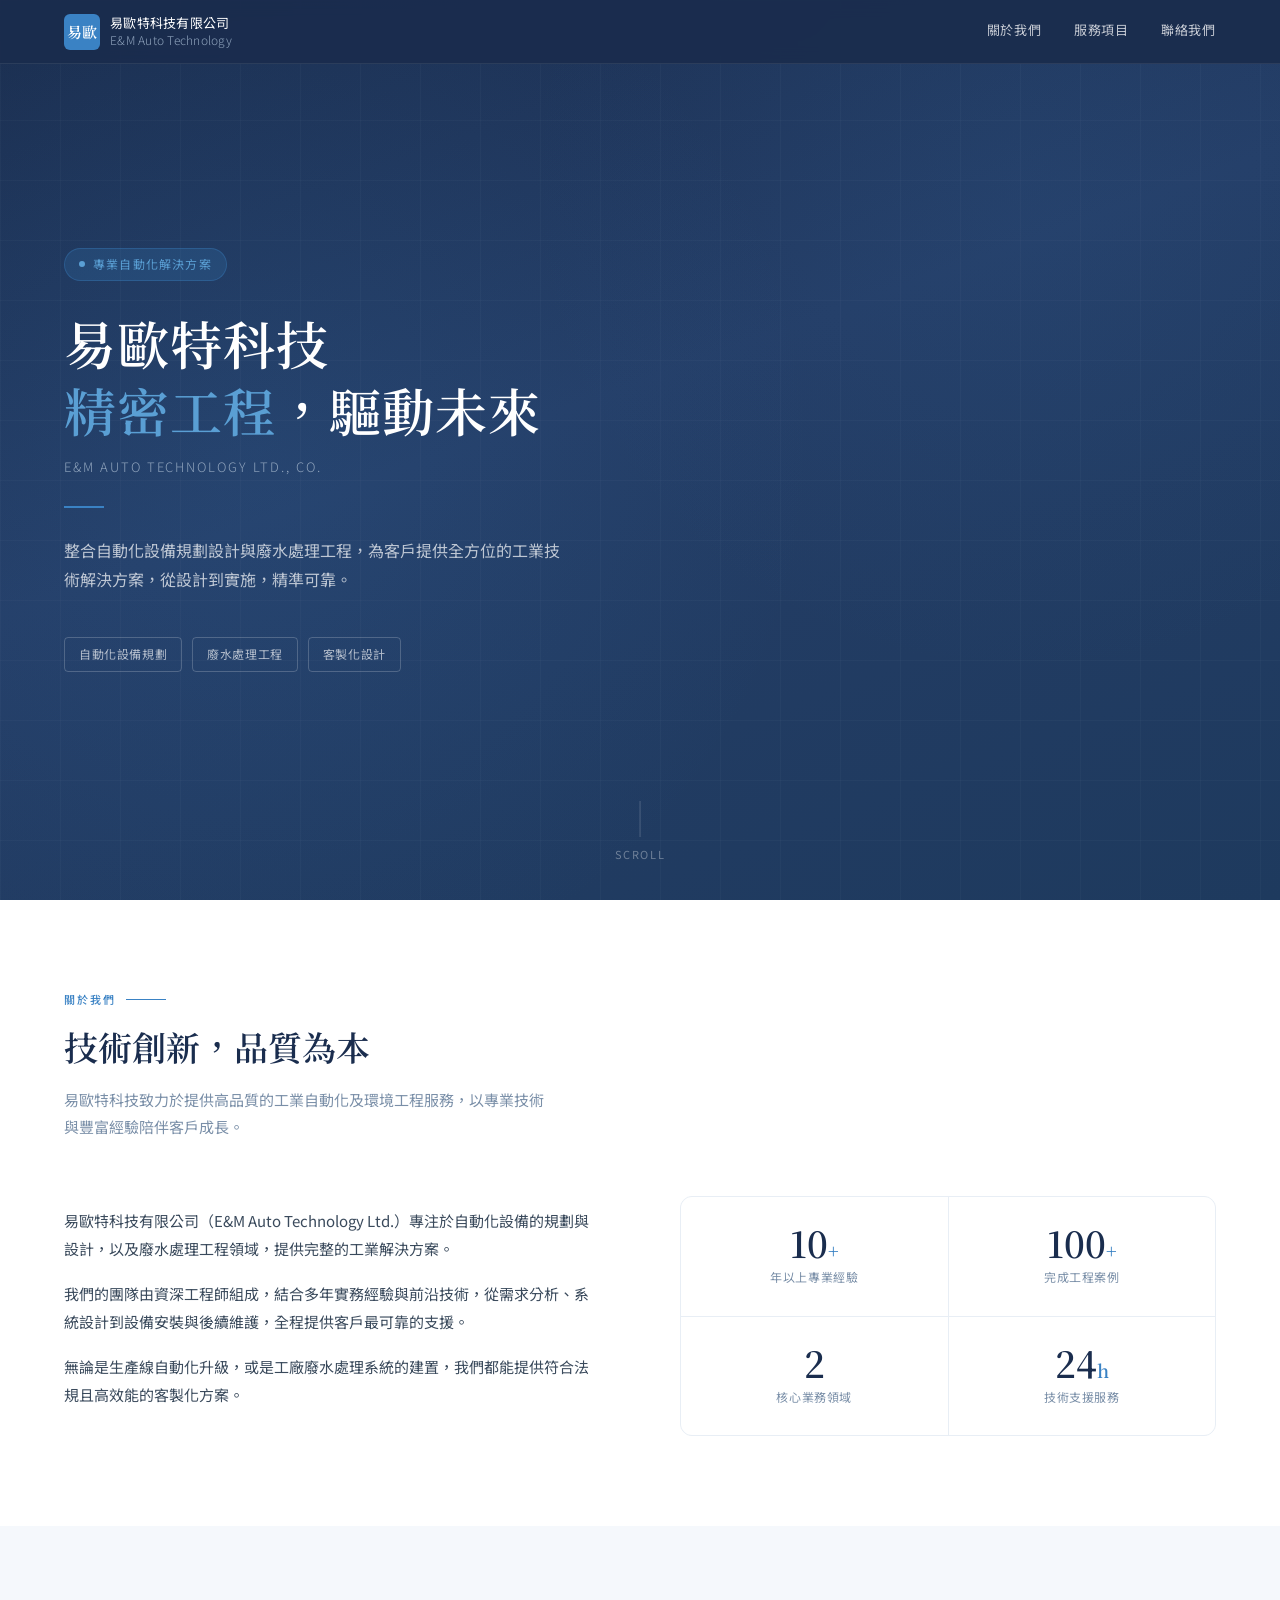
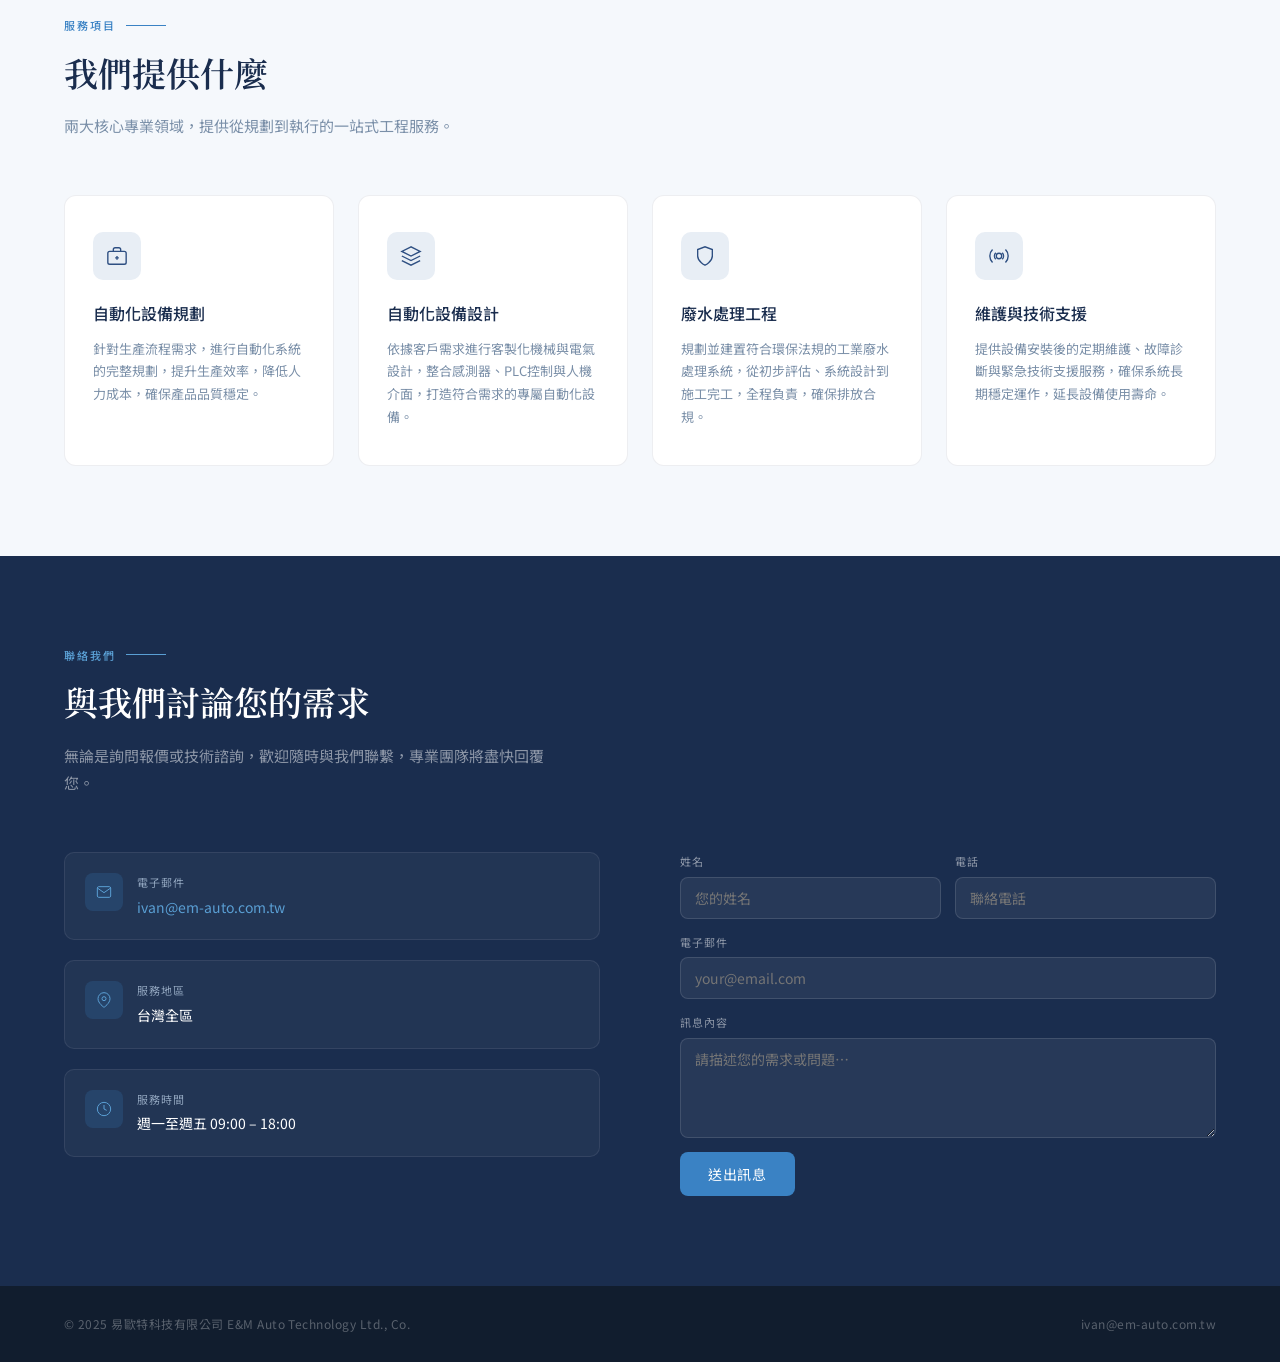
<file: Index.HTML>
<!DOCTYPE html>
<html lang="zh-TW">
<head>
<meta charset="UTF-8">
<meta name="viewport" content="width=device-width, initial-scale=1.0">
<title>易歐特科技有限公司</title>
<link href="https://fonts.googleapis.com/css2?family=Noto+Serif+TC:wght@400;600&family=Noto+Sans+TC:wght@300;400;500&display=swap" rel="stylesheet">
<style>
  *, *::before, *::after { box-sizing: border-box; margin: 0; padding: 0; }
  :root {
    --navy: #1a2d4e;
    --navy-mid: #243d66;
    --navy-light: #2e4f82;
    --steel: #4a6080;
    --silver: #8fa3bc;
    --ice: #e8eef5;
    --white: #f5f8fc;
    --accent: #3a82c4;
    --accent-light: #5a9fd4;
    --text-dark: #1a2332;
    --text-mid: #3a4a5c;
    --text-muted: #7a8fa8;
  }
  html { scroll-behavior: smooth; }
  body {
    font-family: 'Noto Sans TC', sans-serif;
    background: var(--white);
    color: var(--text-dark);
    font-size: 15px;
    line-height: 1.7;
  }

  /* NAV */
  nav {
    position: fixed; top: 0; left: 0; right: 0; z-index: 100;
    background: rgba(26, 45, 78, 0.97);
    backdrop-filter: blur(8px);
    border-bottom: 1px solid rgba(255,255,255,0.08);
    padding: 0 5%;
    display: flex; align-items: center; justify-content: space-between;
    height: 64px;
  }
  .nav-logo { display: flex; align-items: center; gap: 10px; }
  .logo-mark {
    width: 36px; height: 36px;
    background: var(--accent);
    border-radius: 6px;
    display: flex; align-items: center; justify-content: center;
    font-weight: 600; font-size: 15px; color: white; letter-spacing: 0.5px;
    font-family: 'Noto Serif TC', serif;
  }
  .logo-text { color: white; font-size: 13px; font-weight: 400; line-height: 1.3; letter-spacing: 0.02em; }
  .logo-text strong { display: block; font-size: 12px; color: var(--silver); font-weight: 300; }
  .nav-links { display: flex; gap: 32px; }
  .nav-links a {
    color: rgba(255,255,255,0.75); font-size: 13px; letter-spacing: 0.06em;
    text-decoration: none; font-weight: 400;
    transition: color 0.2s;
    padding-bottom: 2px;
    border-bottom: 1px solid transparent;
  }
  .nav-links a:hover { color: white; border-color: var(--accent-light); }

  /* HERO */
  .hero {
    min-height: 100vh;
    background: linear-gradient(160deg, var(--navy) 0%, var(--navy-mid) 45%, #1e3a5e 100%);
    display: flex; align-items: center;
    padding: 100px 5% 80px;
    position: relative; overflow: hidden;
  }
  .hero::before {
    content: '';
    position: absolute; top: 0; left: 0; right: 0; bottom: 0;
    background-image:
      radial-gradient(circle at 20% 50%, rgba(58,130,196,0.12) 0%, transparent 50%),
      radial-gradient(circle at 80% 20%, rgba(58,130,196,0.08) 0%, transparent 40%);
    pointer-events: none;
  }
  .hero-grid {
    position: absolute; inset: 0; pointer-events: none;
    background-image:
      linear-gradient(rgba(255,255,255,0.025) 1px, transparent 1px),
      linear-gradient(90deg, rgba(255,255,255,0.025) 1px, transparent 1px);
    background-size: 60px 60px;
  }
  .hero-inner { max-width: 700px; position: relative; z-index: 1; }
  .hero-badge {
    display: inline-flex; align-items: center; gap: 8px;
    background: rgba(58,130,196,0.2);
    border: 1px solid rgba(58,130,196,0.35);
    border-radius: 20px;
    padding: 5px 14px;
    font-size: 12px; letter-spacing: 0.1em;
    color: var(--accent-light);
    margin-bottom: 28px;
  }
  .hero-badge::before { content: ''; width: 6px; height: 6px; border-radius: 50%; background: var(--accent-light); display: inline-block; }
  .hero h1 {
    font-family: 'Noto Serif TC', serif;
    font-size: clamp(28px, 5vw, 52px);
    font-weight: 600; color: white;
    line-height: 1.3; letter-spacing: 0.02em; margin-bottom: 12px;
  }
  .hero h1 em { font-style: normal; color: var(--accent-light); }
  .hero-en { font-size: 13px; color: var(--silver); letter-spacing: 0.15em; text-transform: uppercase; margin-bottom: 28px; font-weight: 300; }
  .hero-desc { font-size: 16px; color: rgba(255,255,255,0.7); line-height: 1.8; max-width: 500px; margin-bottom: 44px; }
  .hero-divider { width: 40px; height: 2px; background: var(--accent); margin-bottom: 28px; }
  .hero-tags { display: flex; gap: 10px; flex-wrap: wrap; }
  .tag { border: 1px solid rgba(255,255,255,0.2); border-radius: 4px; padding: 6px 14px; font-size: 12px; color: rgba(255,255,255,0.65); letter-spacing: 0.05em; }
  .hero-scroll {
    position: absolute; bottom: 36px; left: 50%; transform: translateX(-50%);
    display: flex; flex-direction: column; align-items: center; gap: 8px;
    color: rgba(255,255,255,0.35); font-size: 11px; letter-spacing: 0.15em;
  }
  .scroll-line { width: 1px; height: 36px; background: rgba(255,255,255,0.2); animation: scrollPulse 2s ease-in-out infinite; }
  @keyframes scrollPulse { 0%, 100% { opacity: 0.2; } 50% { opacity: 0.6; } }

  /* SECTIONS */
  section { padding: 90px 5%; }
  .section-label {
    font-size: 11px; letter-spacing: 0.18em; text-transform: uppercase;
    color: var(--accent); font-weight: 500; margin-bottom: 14px;
    display: flex; align-items: center; gap: 10px;
  }
  .section-label::after { content: ''; flex: 1; max-width: 40px; height: 1px; background: var(--accent); display: inline-block; }
  .section-title { font-family: 'Noto Serif TC', serif; font-size: clamp(22px, 3vw, 34px); font-weight: 600; color: var(--navy); line-height: 1.4; margin-bottom: 16px; }
  .section-sub { font-size: 15px; color: var(--text-muted); max-width: 480px; line-height: 1.8; }

  /* ABOUT */
  .about { background: white; }
  .about-layout { display: grid; grid-template-columns: 1fr 1fr; gap: 80px; align-items: center; margin-top: 56px; }
  .about-text p { color: var(--text-mid); line-height: 1.9; margin-bottom: 16px; font-size: 15px; }
  .about-stats { display: grid; grid-template-columns: 1fr 1fr; gap: 1px; background: var(--ice); border: 1px solid var(--ice); border-radius: 12px; overflow: hidden; }
  .stat-cell { background: white; padding: 28px 24px; text-align: center; }
  .stat-num { font-family: 'Noto Serif TC', serif; font-size: 36px; font-weight: 600; color: var(--navy); line-height: 1; margin-bottom: 6px; }
  .stat-num span { font-size: 18px; color: var(--accent); }
  .stat-label { font-size: 12px; color: var(--text-muted); letter-spacing: 0.05em; }

  /* SERVICES */
  .services { background: var(--white); }
  .services-grid { display: grid; grid-template-columns: repeat(auto-fit, minmax(260px, 1fr)); gap: 24px; margin-top: 56px; }
  .service-card {
    background: white; border: 1px solid rgba(26,45,78,0.08);
    border-radius: 12px; padding: 36px 28px;
    transition: transform 0.2s, box-shadow 0.2s, border-color 0.2s;
    position: relative; overflow: hidden;
  }
  .service-card::before { content: ''; position: absolute; top: 0; left: 0; right: 0; height: 3px; background: var(--accent); transform: scaleX(0); transform-origin: left; transition: transform 0.3s; }
  .service-card:hover { transform: translateY(-4px); border-color: rgba(58,130,196,0.2); box-shadow: 0 12px 40px rgba(26,45,78,0.08); }
  .service-card:hover::before { transform: scaleX(1); }
  .service-icon { width: 48px; height: 48px; border-radius: 10px; background: var(--ice); display: flex; align-items: center; justify-content: center; margin-bottom: 20px; }
  .service-icon svg { width: 22px; height: 22px; stroke: var(--navy-light); fill: none; stroke-width: 1.5; }
  .service-card h3 { font-size: 16px; font-weight: 500; color: var(--navy); margin-bottom: 10px; }
  .service-card p { font-size: 13px; color: var(--text-muted); line-height: 1.75; }

  /* CONTACT */
  .contact { background: var(--navy); }
  .contact .section-label { color: var(--accent-light); }
  .contact .section-label::after { background: var(--accent-light); }
  .contact .section-title { color: white; }
  .contact .section-sub { color: rgba(255,255,255,0.5); }
  .contact-layout { display: grid; grid-template-columns: 1fr 1fr; gap: 80px; margin-top: 56px; align-items: start; }
  .contact-info { display: flex; flex-direction: column; gap: 20px; }
  .contact-item { display: flex; align-items: flex-start; gap: 14px; padding: 20px; border: 1px solid rgba(255,255,255,0.08); border-radius: 10px; background: rgba(255,255,255,0.04); }
  .contact-icon { width: 38px; height: 38px; min-width: 38px; border-radius: 8px; background: rgba(58,130,196,0.2); display: flex; align-items: center; justify-content: center; }
  .contact-icon svg { width: 16px; height: 16px; stroke: var(--accent-light); fill: none; stroke-width: 1.5; }
  .contact-item-label { font-size: 11px; color: var(--silver); letter-spacing: 0.08em; text-transform: uppercase; margin-bottom: 4px; }
  .contact-item-value { font-size: 14px; color: white; }
  .contact-item-value a { color: var(--accent-light); text-decoration: none; }
  .contact-form { display: flex; flex-direction: column; gap: 14px; }
  .form-row { display: grid; grid-template-columns: 1fr 1fr; gap: 14px; }
  .form-field { display: flex; flex-direction: column; gap: 6px; }
  .form-field label { font-size: 11px; color: rgba(255,255,255,0.5); letter-spacing: 0.08em; text-transform: uppercase; }
  .form-field input, .form-field textarea { background: rgba(255,255,255,0.06); border: 1px solid rgba(255,255,255,0.12); border-radius: 8px; padding: 10px 14px; color: white; font-size: 14px; font-family: 'Noto Sans TC', sans-serif; outline: none; transition: border-color 0.2s; }
  .form-field input:focus, .form-field textarea:focus { border-color: rgba(58,130,196,0.6); }
  .form-field textarea { resize: vertical; min-height: 100px; }
  .btn-submit { background: var(--accent); border: none; border-radius: 8px; padding: 12px 28px; color: white; font-size: 14px; font-family: 'Noto Sans TC', sans-serif; cursor: pointer; transition: background 0.2s; align-self: flex-start; letter-spacing: 0.05em; }
  .btn-submit:hover { background: var(--accent-light); }

  /* FOOTER */
  footer { background: #111d2e; padding: 28px 5%; display: flex; justify-content: space-between; align-items: center; flex-wrap: wrap; gap: 12px; }
  footer p { font-size: 12px; color: rgba(255,255,255,0.3); letter-spacing: 0.04em; }

  @media (max-width: 768px) {
    .nav-links { display: none; }
    .about-layout, .contact-layout { grid-template-columns: 1fr; gap: 40px; }
    .form-row { grid-template-columns: 1fr; }
  }
</style>
</head>
<body>

<nav>
  <div class="nav-logo">
    <div class="logo-mark">易歐</div>
    <div class="logo-text">
      易歐特科技有限公司
      <strong>E&M Auto Technology</strong>
    </div>
  </div>
  <div class="nav-links">
    <a href="#about">關於我們</a>
    <a href="#services">服務項目</a>
    <a href="#contact">聯絡我們</a>
  </div>
</nav>

<section class="hero">
  <div class="hero-grid"></div>
  <div class="hero-inner">
    <div class="hero-badge">專業自動化解決方案</div>
    <h1>易歐特科技<br><em>精密工程</em>，驅動未來</h1>
    <p class="hero-en">E&M Auto Technology Ltd., Co.</p>
    <div class="hero-divider"></div>
    <p class="hero-desc">整合自動化設備規劃設計與廢水處理工程，為客戶提供全方位的工業技術解決方案，從設計到實施，精準可靠。</p>
    <div class="hero-tags">
      <div class="tag">自動化設備規劃</div>
      <div class="tag">廢水處理工程</div>
      <div class="tag">客製化設計</div>
    </div>
  </div>
  <div class="hero-scroll">
    <div class="scroll-line"></div>
    SCROLL
  </div>
</section>

<section class="about" id="about">
  <div class="section-label">關於我們</div>
  <h2 class="section-title">技術創新，品質為本</h2>
  <p class="section-sub">易歐特科技致力於提供高品質的工業自動化及環境工程服務，以專業技術與豐富經驗陪伴客戶成長。</p>
  <div class="about-layout">
    <div class="about-text">
      <p>易歐特科技有限公司（E&M Auto Technology Ltd.）專注於自動化設備的規劃與設計，以及廢水處理工程領域，提供完整的工業解決方案。</p>
      <p>我們的團隊由資深工程師組成，結合多年實務經驗與前沿技術，從需求分析、系統設計到設備安裝與後續維護，全程提供客戶最可靠的支援。</p>
      <p>無論是生產線自動化升級，或是工廠廢水處理系統的建置，我們都能提供符合法規且高效能的客製化方案。</p>
    </div>
    <div class="about-stats">
      <div class="stat-cell">
        <div class="stat-num">10<span>+</span></div>
        <div class="stat-label">年以上專業經驗</div>
      </div>
      <div class="stat-cell">
        <div class="stat-num">100<span>+</span></div>
        <div class="stat-label">完成工程案例</div>
      </div>
      <div class="stat-cell">
        <div class="stat-num">2</div>
        <div class="stat-label">核心業務領域</div>
      </div>
      <div class="stat-cell">
        <div class="stat-num">24<span>h</span></div>
        <div class="stat-label">技術支援服務</div>
      </div>
    </div>
  </div>
</section>

<section class="services" id="services">
  <div class="section-label">服務項目</div>
  <h2 class="section-title">我們提供什麼</h2>
  <p class="section-sub">兩大核心專業領域，提供從規劃到執行的一站式工程服務。</p>
  <div class="services-grid">
    <div class="service-card">
      <div class="service-icon">
        <svg viewBox="0 0 24 24"><rect x="2" y="7" width="20" height="14" rx="2"/><path d="M16 7V5a2 2 0 0 0-2-2h-4a2 2 0 0 0-2 2v2"/><line x1="12" y1="12" x2="12" y2="16"/><line x1="10" y1="14" x2="14" y2="14"/></svg>
      </div>
      <h3>自動化設備規劃</h3>
      <p>針對生產流程需求，進行自動化系統的完整規劃，提升生產效率，降低人力成本，確保產品品質穩定。</p>
    </div>
    <div class="service-card">
      <div class="service-icon">
        <svg viewBox="0 0 24 24"><path d="M12 2L2 7l10 5 10-5-10-5z"/><path d="M2 17l10 5 10-5"/><path d="M2 12l10 5 10-5"/></svg>
      </div>
      <h3>自動化設備設計</h3>
      <p>依據客戶需求進行客製化機械與電氣設計，整合感測器、PLC控制與人機介面，打造符合需求的專屬自動化設備。</p>
    </div>
    <div class="service-card">
      <div class="service-icon">
        <svg viewBox="0 0 24 24"><path d="M12 22s8-4 8-10V5l-8-3-8 3v7c0 6 8 10 8 10z"/></svg>
      </div>
      <h3>廢水處理工程</h3>
      <p>規劃並建置符合環保法規的工業廢水處理系統，從初步評估、系統設計到施工完工，全程負責，確保排放合規。</p>
    </div>
    <div class="service-card">
      <div class="service-icon">
        <svg viewBox="0 0 24 24"><circle cx="12" cy="12" r="3"/><path d="M19.07 4.93a10 10 0 0 1 0 14.14M4.93 4.93a10 10 0 0 0 0 14.14"/><path d="M15.54 8.46a5 5 0 0 1 0 7.07M8.46 8.46a5 5 0 0 0 0 7.07"/></svg>
      </div>
      <h3>維護與技術支援</h3>
      <p>提供設備安裝後的定期維護、故障診斷與緊急技術支援服務，確保系統長期穩定運作，延長設備使用壽命。</p>
    </div>
  </div>
</section>

<section class="contact" id="contact">
  <div class="section-label">聯絡我們</div>
  <h2 class="section-title">與我們討論您的需求</h2>
  <p class="section-sub">無論是詢問報價或技術諮詢，歡迎隨時與我們聯繫，專業團隊將盡快回覆您。</p>
  <div class="contact-layout">
    <div class="contact-info">
      <div class="contact-item">
        <div class="contact-icon">
          <svg viewBox="0 0 24 24"><path d="M4 4h16c1.1 0 2 .9 2 2v12c0 1.1-.9 2-2 2H4c-1.1 0-2-.9-2-2V6c0-1.1.9-2 2-2z"/><polyline points="22,6 12,13 2,6"/></svg>
        </div>
        <div>
          <div class="contact-item-label">電子郵件</div>
          <div class="contact-item-value"><a href="mailto:ivan@em-auto.com.tw">ivan@em-auto.com.tw</a></div>
        </div>
      </div>
      <div class="contact-item">
        <div class="contact-icon">
          <svg viewBox="0 0 24 24"><path d="M21 10c0 7-9 13-9 13s-9-6-9-13a9 9 0 0 1 18 0z"/><circle cx="12" cy="10" r="3"/></svg>
        </div>
        <div>
          <div class="contact-item-label">服務地區</div>
          <div class="contact-item-value">台灣全區</div>
        </div>
      </div>
      <div class="contact-item">
        <div class="contact-icon">
          <svg viewBox="0 0 24 24"><circle cx="12" cy="12" r="10"/><polyline points="12 6 12 12 16 14"/></svg>
        </div>
        <div>
          <div class="contact-item-label">服務時間</div>
          <div class="contact-item-value">週一至週五 09:00 – 18:00</div>
        </div>
      </div>
    </div>
    <div class="contact-form">
      <div class="form-row">
        <div class="form-field">
          <label>姓名</label>
          <input type="text" placeholder="您的姓名">
        </div>
        <div class="form-field">
          <label>電話</label>
          <input type="tel" placeholder="聯絡電話">
        </div>
      </div>
      <div class="form-field">
        <label>電子郵件</label>
        <input type="email" placeholder="your@email.com">
      </div>
      <div class="form-field">
        <label>訊息內容</label>
        <textarea placeholder="請描述您的需求或問題…"></textarea>
      </div>
      <button class="btn-submit" onclick="alert('感謝您的來信！我們將盡快與您聯繫。')">送出訊息</button>
    </div>
  </div>
</section>

<footer>
  <p>© 2025 易歐特科技有限公司 E&M Auto Technology Ltd., Co.</p>
  <p>ivan@em-auto.com.tw</p>
</footer>

</body>
</html>
</file>
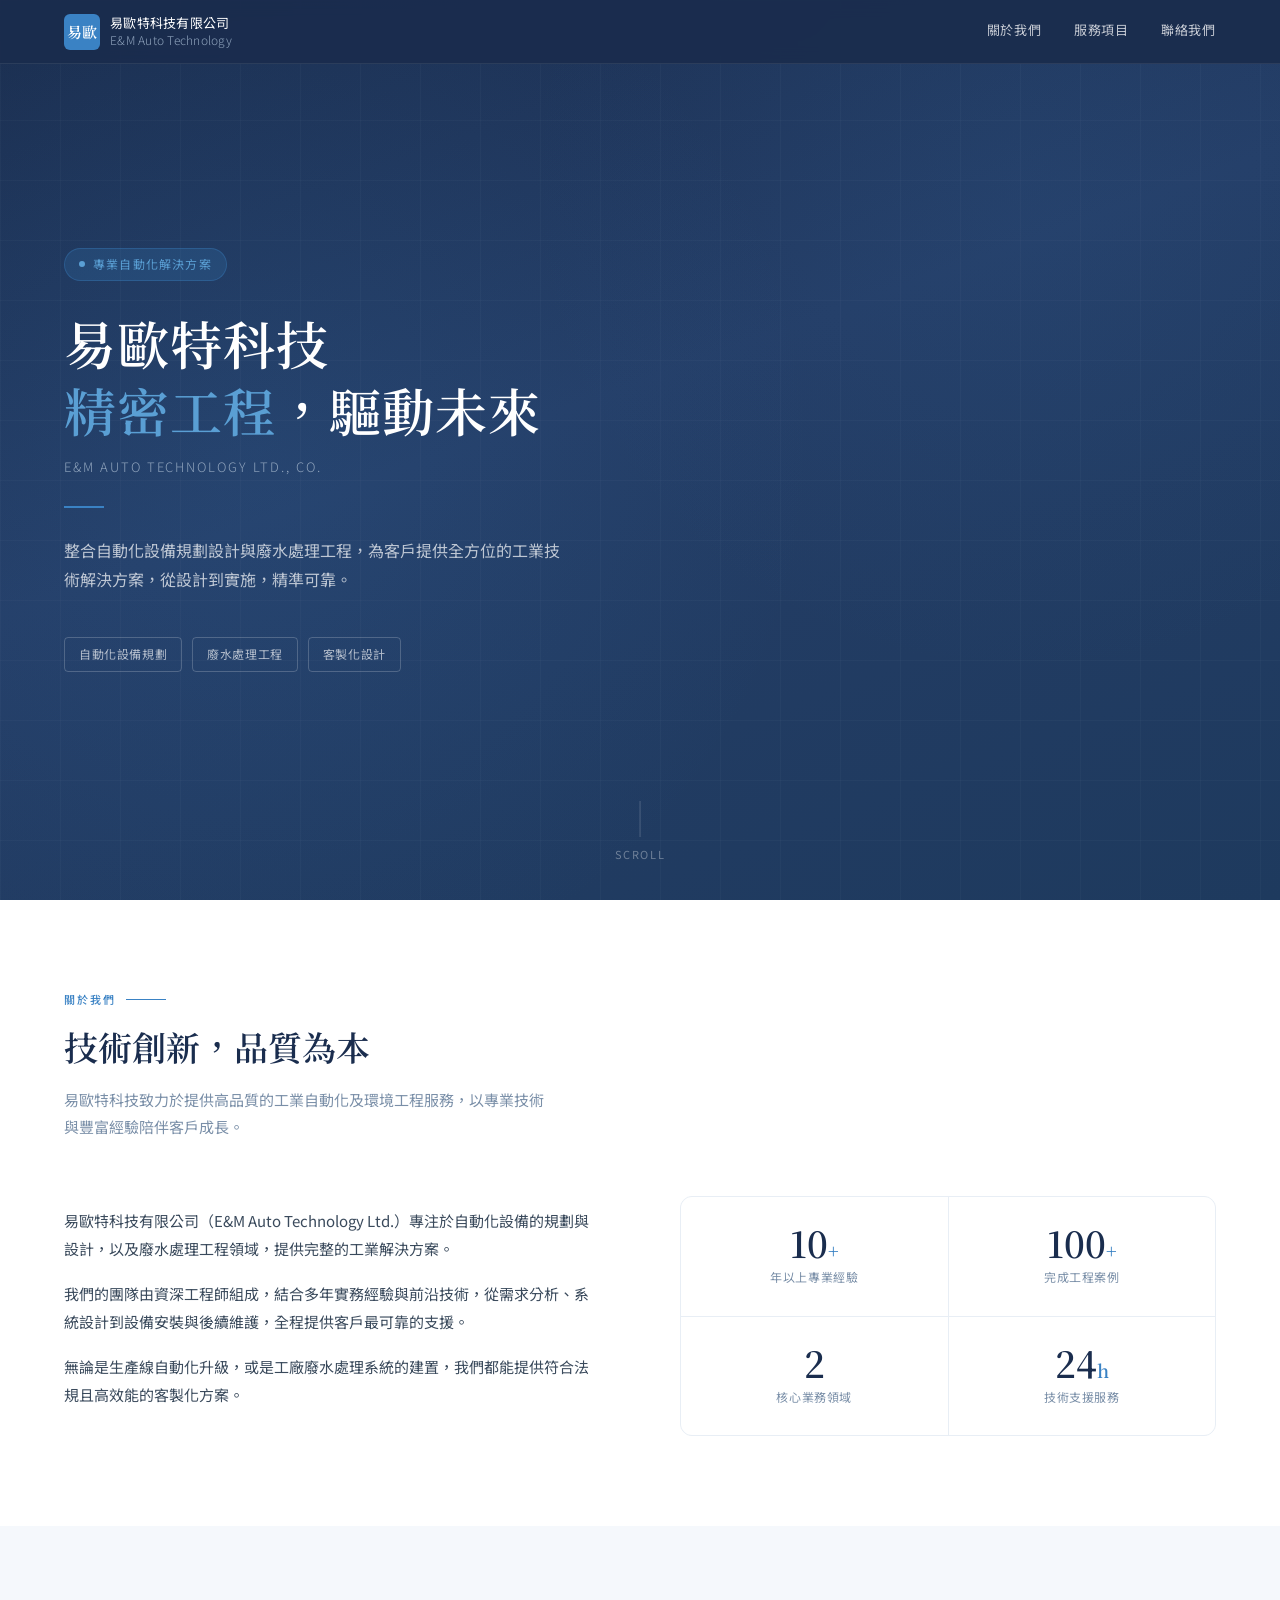
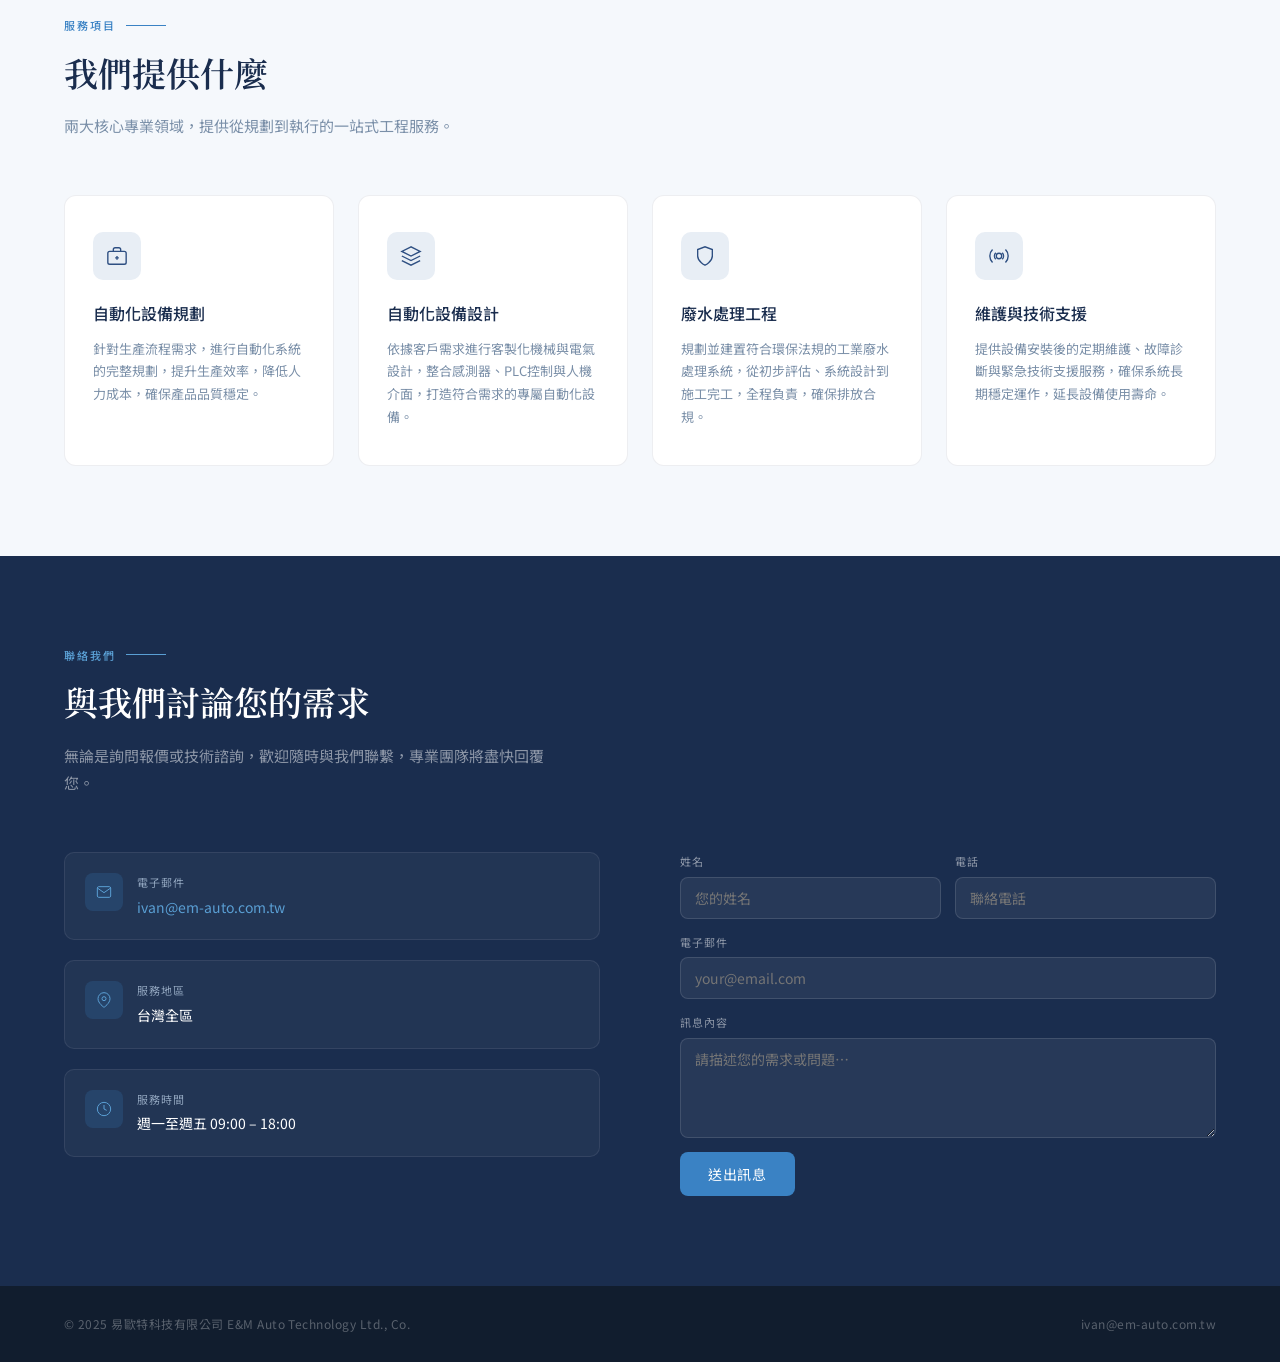
<file: Index.html>
<!DOCTYPE html>
<html lang="zh-TW">
<head>
<meta charset="UTF-8">
<meta name="viewport" content="width=device-width, initial-scale=1.0">
<title>易歐特科技有限公司</title>
<link href="https://fonts.googleapis.com/css2?family=Noto+Serif+TC:wght@400;600&family=Noto+Sans+TC:wght@300;400;500&display=swap" rel="stylesheet">
<style>
  *, *::before, *::after { box-sizing: border-box; margin: 0; padding: 0; }
  :root {
    --navy: #1a2d4e;
    --navy-mid: #243d66;
    --navy-light: #2e4f82;
    --steel: #4a6080;
    --silver: #8fa3bc;
    --ice: #e8eef5;
    --white: #f5f8fc;
    --accent: #3a82c4;
    --accent-light: #5a9fd4;
    --text-dark: #1a2332;
    --text-mid: #3a4a5c;
    --text-muted: #7a8fa8;
  }
  html { scroll-behavior: smooth; }
  body {
    font-family: 'Noto Sans TC', sans-serif;
    background: var(--white);
    color: var(--text-dark);
    font-size: 15px;
    line-height: 1.7;
  }

  /* NAV */
  nav {
    position: fixed; top: 0; left: 0; right: 0; z-index: 100;
    background: rgba(26, 45, 78, 0.97);
    backdrop-filter: blur(8px);
    border-bottom: 1px solid rgba(255,255,255,0.08);
    padding: 0 5%;
    display: flex; align-items: center; justify-content: space-between;
    height: 64px;
  }
  .nav-logo { display: flex; align-items: center; gap: 10px; }
  .logo-mark {
    width: 36px; height: 36px;
    background: var(--accent);
    border-radius: 6px;
    display: flex; align-items: center; justify-content: center;
    font-weight: 600; font-size: 15px; color: white; letter-spacing: 0.5px;
    font-family: 'Noto Serif TC', serif;
  }
  .logo-text { color: white; font-size: 13px; font-weight: 400; line-height: 1.3; letter-spacing: 0.02em; }
  .logo-text strong { display: block; font-size: 12px; color: var(--silver); font-weight: 300; }
  .nav-links { display: flex; gap: 32px; }
  .nav-links a {
    color: rgba(255,255,255,0.75); font-size: 13px; letter-spacing: 0.06em;
    text-decoration: none; font-weight: 400;
    transition: color 0.2s;
    padding-bottom: 2px;
    border-bottom: 1px solid transparent;
  }
  .nav-links a:hover { color: white; border-color: var(--accent-light); }

  /* HERO */
  .hero {
    min-height: 100vh;
    background: linear-gradient(160deg, var(--navy) 0%, var(--navy-mid) 45%, #1e3a5e 100%);
    display: flex; align-items: center;
    padding: 100px 5% 80px;
    position: relative; overflow: hidden;
  }
  .hero::before {
    content: '';
    position: absolute; top: 0; left: 0; right: 0; bottom: 0;
    background-image:
      radial-gradient(circle at 20% 50%, rgba(58,130,196,0.12) 0%, transparent 50%),
      radial-gradient(circle at 80% 20%, rgba(58,130,196,0.08) 0%, transparent 40%);
    pointer-events: none;
  }
  .hero-grid {
    position: absolute; inset: 0; pointer-events: none;
    background-image:
      linear-gradient(rgba(255,255,255,0.025) 1px, transparent 1px),
      linear-gradient(90deg, rgba(255,255,255,0.025) 1px, transparent 1px);
    background-size: 60px 60px;
  }
  .hero-inner { max-width: 700px; position: relative; z-index: 1; }
  .hero-badge {
    display: inline-flex; align-items: center; gap: 8px;
    background: rgba(58,130,196,0.2);
    border: 1px solid rgba(58,130,196,0.35);
    border-radius: 20px;
    padding: 5px 14px;
    font-size: 12px; letter-spacing: 0.1em;
    color: var(--accent-light);
    margin-bottom: 28px;
  }
  .hero-badge::before { content: ''; width: 6px; height: 6px; border-radius: 50%; background: var(--accent-light); display: inline-block; }
  .hero h1 {
    font-family: 'Noto Serif TC', serif;
    font-size: clamp(28px, 5vw, 52px);
    font-weight: 600; color: white;
    line-height: 1.3; letter-spacing: 0.02em; margin-bottom: 12px;
  }
  .hero h1 em { font-style: normal; color: var(--accent-light); }
  .hero-en { font-size: 13px; color: var(--silver); letter-spacing: 0.15em; text-transform: uppercase; margin-bottom: 28px; font-weight: 300; }
  .hero-desc { font-size: 16px; color: rgba(255,255,255,0.7); line-height: 1.8; max-width: 500px; margin-bottom: 44px; }
  .hero-divider { width: 40px; height: 2px; background: var(--accent); margin-bottom: 28px; }
  .hero-tags { display: flex; gap: 10px; flex-wrap: wrap; }
  .tag { border: 1px solid rgba(255,255,255,0.2); border-radius: 4px; padding: 6px 14px; font-size: 12px; color: rgba(255,255,255,0.65); letter-spacing: 0.05em; }
  .hero-scroll {
    position: absolute; bottom: 36px; left: 50%; transform: translateX(-50%);
    display: flex; flex-direction: column; align-items: center; gap: 8px;
    color: rgba(255,255,255,0.35); font-size: 11px; letter-spacing: 0.15em;
  }
  .scroll-line { width: 1px; height: 36px; background: rgba(255,255,255,0.2); animation: scrollPulse 2s ease-in-out infinite; }
  @keyframes scrollPulse { 0%, 100% { opacity: 0.2; } 50% { opacity: 0.6; } }

  /* SECTIONS */
  section { padding: 90px 5%; }
  .section-label {
    font-size: 11px; letter-spacing: 0.18em; text-transform: uppercase;
    color: var(--accent); font-weight: 500; margin-bottom: 14px;
    display: flex; align-items: center; gap: 10px;
  }
  .section-label::after { content: ''; flex: 1; max-width: 40px; height: 1px; background: var(--accent); display: inline-block; }
  .section-title { font-family: 'Noto Serif TC', serif; font-size: clamp(22px, 3vw, 34px); font-weight: 600; color: var(--navy); line-height: 1.4; margin-bottom: 16px; }
  .section-sub { font-size: 15px; color: var(--text-muted); max-width: 480px; line-height: 1.8; }

  /* ABOUT */
  .about { background: white; }
  .about-layout { display: grid; grid-template-columns: 1fr 1fr; gap: 80px; align-items: center; margin-top: 56px; }
  .about-text p { color: var(--text-mid); line-height: 1.9; margin-bottom: 16px; font-size: 15px; }
  .about-stats { display: grid; grid-template-columns: 1fr 1fr; gap: 1px; background: var(--ice); border: 1px solid var(--ice); border-radius: 12px; overflow: hidden; }
  .stat-cell { background: white; padding: 28px 24px; text-align: center; }
  .stat-num { font-family: 'Noto Serif TC', serif; font-size: 36px; font-weight: 600; color: var(--navy); line-height: 1; margin-bottom: 6px; }
  .stat-num span { font-size: 18px; color: var(--accent); }
  .stat-label { font-size: 12px; color: var(--text-muted); letter-spacing: 0.05em; }

  /* SERVICES */
  .services { background: var(--white); }
  .services-grid { display: grid; grid-template-columns: repeat(auto-fit, minmax(260px, 1fr)); gap: 24px; margin-top: 56px; }
  .service-card {
    background: white; border: 1px solid rgba(26,45,78,0.08);
    border-radius: 12px; padding: 36px 28px;
    transition: transform 0.2s, box-shadow 0.2s, border-color 0.2s;
    position: relative; overflow: hidden;
  }
  .service-card::before { content: ''; position: absolute; top: 0; left: 0; right: 0; height: 3px; background: var(--accent); transform: scaleX(0); transform-origin: left; transition: transform 0.3s; }
  .service-card:hover { transform: translateY(-4px); border-color: rgba(58,130,196,0.2); box-shadow: 0 12px 40px rgba(26,45,78,0.08); }
  .service-card:hover::before { transform: scaleX(1); }
  .service-icon { width: 48px; height: 48px; border-radius: 10px; background: var(--ice); display: flex; align-items: center; justify-content: center; margin-bottom: 20px; }
  .service-icon svg { width: 22px; height: 22px; stroke: var(--navy-light); fill: none; stroke-width: 1.5; }
  .service-card h3 { font-size: 16px; font-weight: 500; color: var(--navy); margin-bottom: 10px; }
  .service-card p { font-size: 13px; color: var(--text-muted); line-height: 1.75; }

  /* CONTACT */
  .contact { background: var(--navy); }
  .contact .section-label { color: var(--accent-light); }
  .contact .section-label::after { background: var(--accent-light); }
  .contact .section-title { color: white; }
  .contact .section-sub { color: rgba(255,255,255,0.5); }
  .contact-layout { display: grid; grid-template-columns: 1fr 1fr; gap: 80px; margin-top: 56px; align-items: start; }
  .contact-info { display: flex; flex-direction: column; gap: 20px; }
  .contact-item { display: flex; align-items: flex-start; gap: 14px; padding: 20px; border: 1px solid rgba(255,255,255,0.08); border-radius: 10px; background: rgba(255,255,255,0.04); }
  .contact-icon { width: 38px; height: 38px; min-width: 38px; border-radius: 8px; background: rgba(58,130,196,0.2); display: flex; align-items: center; justify-content: center; }
  .contact-icon svg { width: 16px; height: 16px; stroke: var(--accent-light); fill: none; stroke-width: 1.5; }
  .contact-item-label { font-size: 11px; color: var(--silver); letter-spacing: 0.08em; text-transform: uppercase; margin-bottom: 4px; }
  .contact-item-value { font-size: 14px; color: white; }
  .contact-item-value a { color: var(--accent-light); text-decoration: none; }
  .contact-form { display: flex; flex-direction: column; gap: 14px; }
  .form-row { display: grid; grid-template-columns: 1fr 1fr; gap: 14px; }
  .form-field { display: flex; flex-direction: column; gap: 6px; }
  .form-field label { font-size: 11px; color: rgba(255,255,255,0.5); letter-spacing: 0.08em; text-transform: uppercase; }
  .form-field input, .form-field textarea { background: rgba(255,255,255,0.06); border: 1px solid rgba(255,255,255,0.12); border-radius: 8px; padding: 10px 14px; color: white; font-size: 14px; font-family: 'Noto Sans TC', sans-serif; outline: none; transition: border-color 0.2s; }
  .form-field input:focus, .form-field textarea:focus { border-color: rgba(58,130,196,0.6); }
  .form-field textarea { resize: vertical; min-height: 100px; }
  .btn-submit { background: var(--accent); border: none; border-radius: 8px; padding: 12px 28px; color: white; font-size: 14px; font-family: 'Noto Sans TC', sans-serif; cursor: pointer; transition: background 0.2s; align-self: flex-start; letter-spacing: 0.05em; }
  .btn-submit:hover { background: var(--accent-light); }

  /* FOOTER */
  footer { background: #111d2e; padding: 28px 5%; display: flex; justify-content: space-between; align-items: center; flex-wrap: wrap; gap: 12px; }
  footer p { font-size: 12px; color: rgba(255,255,255,0.3); letter-spacing: 0.04em; }

  @media (max-width: 768px) {
    .nav-links { display: none; }
    .about-layout, .contact-layout { grid-template-columns: 1fr; gap: 40px; }
    .form-row { grid-template-columns: 1fr; }
  }
</style>
</head>
<body>

<nav>
  <div class="nav-logo">
    <div class="logo-mark">易歐</div>
    <div class="logo-text">
      易歐特科技有限公司
      <strong>E&M Auto Technology</strong>
    </div>
  </div>
  <div class="nav-links">
    <a href="#about">關於我們</a>
    <a href="#services">服務項目</a>
    <a href="#contact">聯絡我們</a>
  </div>
</nav>

<section class="hero">
  <div class="hero-grid"></div>
  <div class="hero-inner">
    <div class="hero-badge">專業自動化解決方案</div>
    <h1>易歐特科技<br><em>精密工程</em>，驅動未來</h1>
    <p class="hero-en">E&M Auto Technology Ltd., Co.</p>
    <div class="hero-divider"></div>
    <p class="hero-desc">整合自動化設備規劃設計與廢水處理工程，為客戶提供全方位的工業技術解決方案，從設計到實施，精準可靠。</p>
    <div class="hero-tags">
      <div class="tag">自動化設備規劃</div>
      <div class="tag">廢水處理工程</div>
      <div class="tag">客製化設計</div>
    </div>
  </div>
  <div class="hero-scroll">
    <div class="scroll-line"></div>
    SCROLL
  </div>
</section>

<section class="about" id="about">
  <div class="section-label">關於我們</div>
  <h2 class="section-title">技術創新，品質為本</h2>
  <p class="section-sub">易歐特科技致力於提供高品質的工業自動化及環境工程服務，以專業技術與豐富經驗陪伴客戶成長。</p>
  <div class="about-layout">
    <div class="about-text">
      <p>易歐特科技有限公司（E&M Auto Technology Ltd.）專注於自動化設備的規劃與設計，以及廢水處理工程領域，提供完整的工業解決方案。</p>
      <p>我們的團隊由資深工程師組成，結合多年實務經驗與前沿技術，從需求分析、系統設計到設備安裝與後續維護，全程提供客戶最可靠的支援。</p>
      <p>無論是生產線自動化升級，或是工廠廢水處理系統的建置，我們都能提供符合法規且高效能的客製化方案。</p>
    </div>
    <div class="about-stats">
      <div class="stat-cell">
        <div class="stat-num">10<span>+</span></div>
        <div class="stat-label">年以上專業經驗</div>
      </div>
      <div class="stat-cell">
        <div class="stat-num">100<span>+</span></div>
        <div class="stat-label">完成工程案例</div>
      </div>
      <div class="stat-cell">
        <div class="stat-num">2</div>
        <div class="stat-label">核心業務領域</div>
      </div>
      <div class="stat-cell">
        <div class="stat-num">24<span>h</span></div>
        <div class="stat-label">技術支援服務</div>
      </div>
    </div>
  </div>
</section>

<section class="services" id="services">
  <div class="section-label">服務項目</div>
  <h2 class="section-title">我們提供什麼</h2>
  <p class="section-sub">兩大核心專業領域，提供從規劃到執行的一站式工程服務。</p>
  <div class="services-grid">
    <div class="service-card">
      <div class="service-icon">
        <svg viewBox="0 0 24 24"><rect x="2" y="7" width="20" height="14" rx="2"/><path d="M16 7V5a2 2 0 0 0-2-2h-4a2 2 0 0 0-2 2v2"/><line x1="12" y1="12" x2="12" y2="16"/><line x1="10" y1="14" x2="14" y2="14"/></svg>
      </div>
      <h3>自動化設備規劃</h3>
      <p>針對生產流程需求，進行自動化系統的完整規劃，提升生產效率，降低人力成本，確保產品品質穩定。</p>
    </div>
    <div class="service-card">
      <div class="service-icon">
        <svg viewBox="0 0 24 24"><path d="M12 2L2 7l10 5 10-5-10-5z"/><path d="M2 17l10 5 10-5"/><path d="M2 12l10 5 10-5"/></svg>
      </div>
      <h3>自動化設備設計</h3>
      <p>依據客戶需求進行客製化機械與電氣設計，整合感測器、PLC控制與人機介面，打造符合需求的專屬自動化設備。</p>
    </div>
    <div class="service-card">
      <div class="service-icon">
        <svg viewBox="0 0 24 24"><path d="M12 22s8-4 8-10V5l-8-3-8 3v7c0 6 8 10 8 10z"/></svg>
      </div>
      <h3>廢水處理工程</h3>
      <p>規劃並建置符合環保法規的工業廢水處理系統，從初步評估、系統設計到施工完工，全程負責，確保排放合規。</p>
    </div>
    <div class="service-card">
      <div class="service-icon">
        <svg viewBox="0 0 24 24"><circle cx="12" cy="12" r="3"/><path d="M19.07 4.93a10 10 0 0 1 0 14.14M4.93 4.93a10 10 0 0 0 0 14.14"/><path d="M15.54 8.46a5 5 0 0 1 0 7.07M8.46 8.46a5 5 0 0 0 0 7.07"/></svg>
      </div>
      <h3>維護與技術支援</h3>
      <p>提供設備安裝後的定期維護、故障診斷與緊急技術支援服務，確保系統長期穩定運作，延長設備使用壽命。</p>
    </div>
  </div>
</section>

<section class="contact" id="contact">
  <div class="section-label">聯絡我們</div>
  <h2 class="section-title">與我們討論您的需求</h2>
  <p class="section-sub">無論是詢問報價或技術諮詢，歡迎隨時與我們聯繫，專業團隊將盡快回覆您。</p>
  <div class="contact-layout">
    <div class="contact-info">
      <div class="contact-item">
        <div class="contact-icon">
          <svg viewBox="0 0 24 24"><path d="M4 4h16c1.1 0 2 .9 2 2v12c0 1.1-.9 2-2 2H4c-1.1 0-2-.9-2-2V6c0-1.1.9-2 2-2z"/><polyline points="22,6 12,13 2,6"/></svg>
        </div>
        <div>
          <div class="contact-item-label">電子郵件</div>
          <div class="contact-item-value"><a href="mailto:ivan@em-auto.com.tw">ivan@em-auto.com.tw</a></div>
        </div>
      </div>
      <div class="contact-item">
        <div class="contact-icon">
          <svg viewBox="0 0 24 24"><path d="M21 10c0 7-9 13-9 13s-9-6-9-13a9 9 0 0 1 18 0z"/><circle cx="12" cy="10" r="3"/></svg>
        </div>
        <div>
          <div class="contact-item-label">服務地區</div>
          <div class="contact-item-value">台灣全區</div>
        </div>
      </div>
      <div class="contact-item">
        <div class="contact-icon">
          <svg viewBox="0 0 24 24"><circle cx="12" cy="12" r="10"/><polyline points="12 6 12 12 16 14"/></svg>
        </div>
        <div>
          <div class="contact-item-label">服務時間</div>
          <div class="contact-item-value">週一至週五 09:00 – 18:00</div>
        </div>
      </div>
    </div>
    <div class="contact-form">
      <div class="form-row">
        <div class="form-field">
          <label>姓名</label>
          <input type="text" placeholder="您的姓名">
        </div>
        <div class="form-field">
          <label>電話</label>
          <input type="tel" placeholder="聯絡電話">
        </div>
      </div>
      <div class="form-field">
        <label>電子郵件</label>
        <input type="email" placeholder="your@email.com">
      </div>
      <div class="form-field">
        <label>訊息內容</label>
        <textarea placeholder="請描述您的需求或問題…"></textarea>
      </div>
      <button class="btn-submit" onclick="alert('感謝您的來信！我們將盡快與您聯繫。')">送出訊息</button>
    </div>
  </div>
</section>

<footer>
  <p>© 2025 易歐特科技有限公司 E&M Auto Technology Ltd., Co.</p>
  <p>ivan@em-auto.com.tw</p>
</footer>

</body>
</html>
</file>
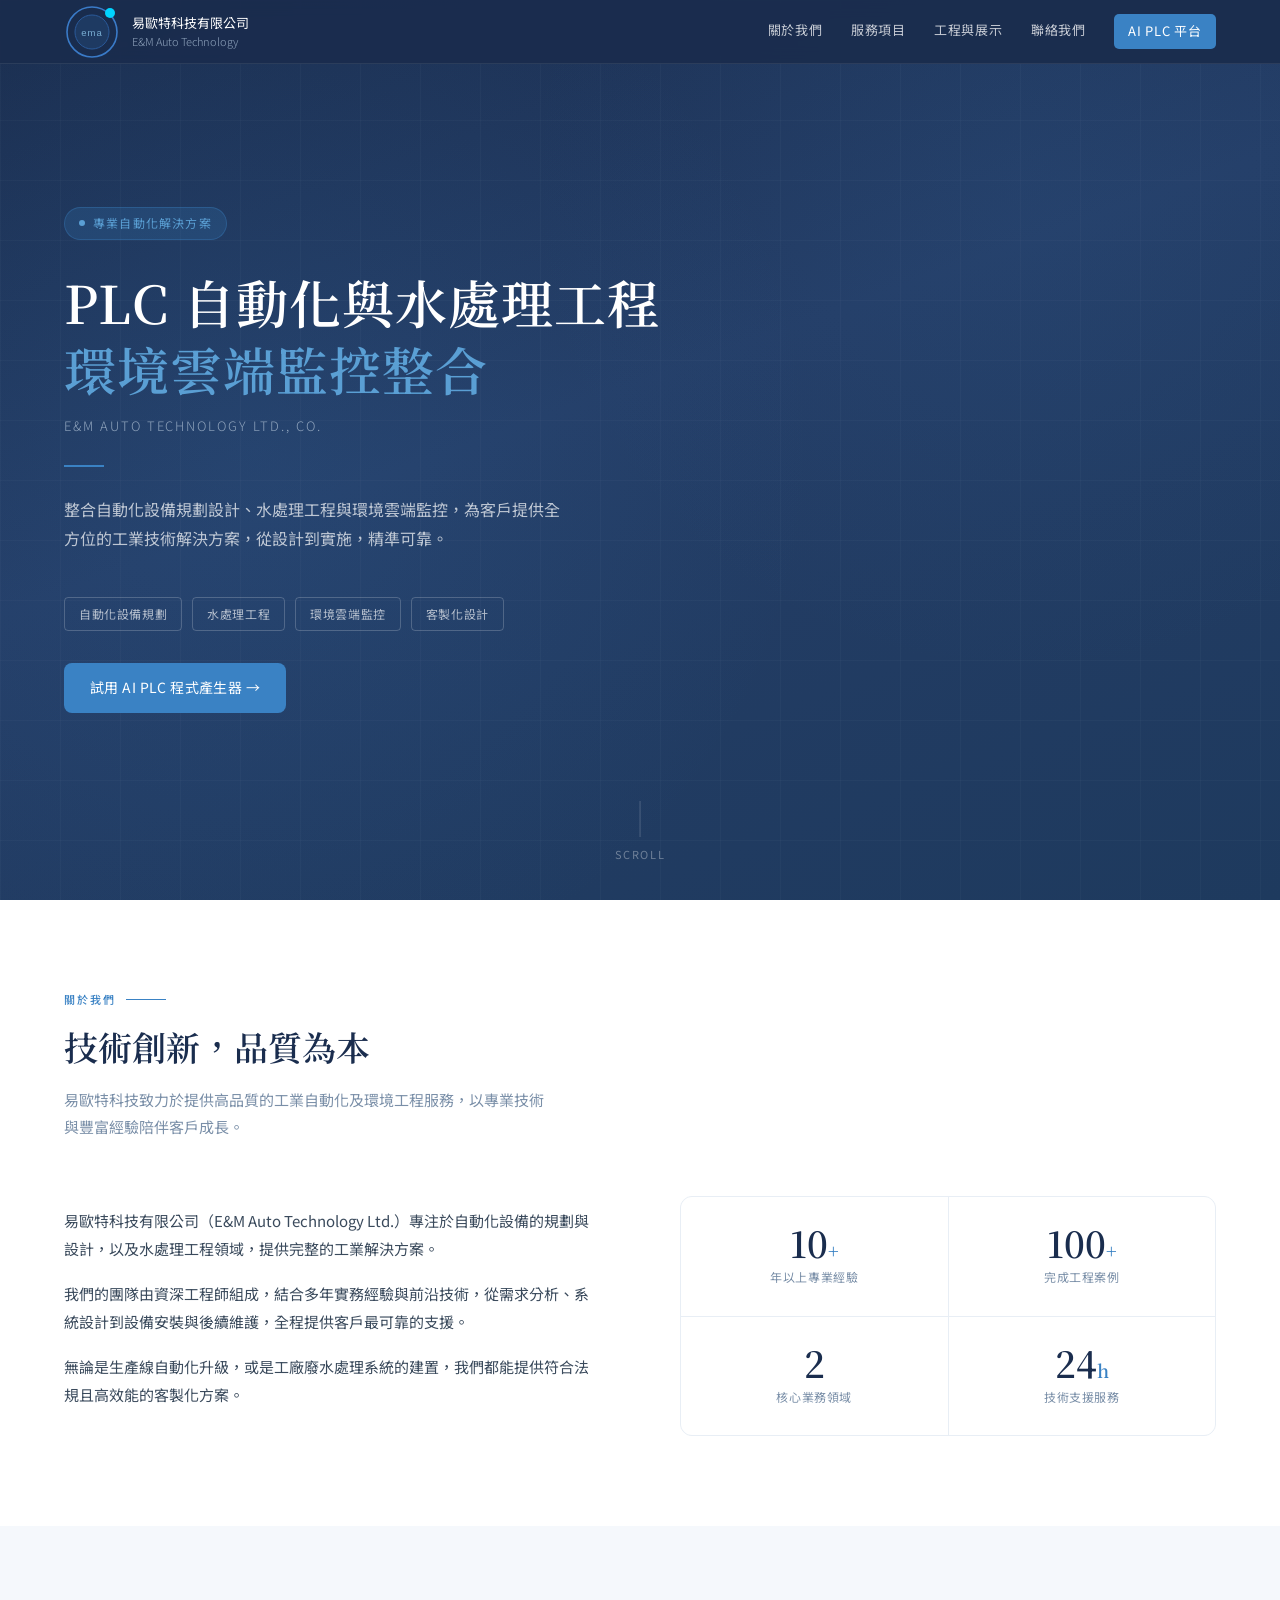
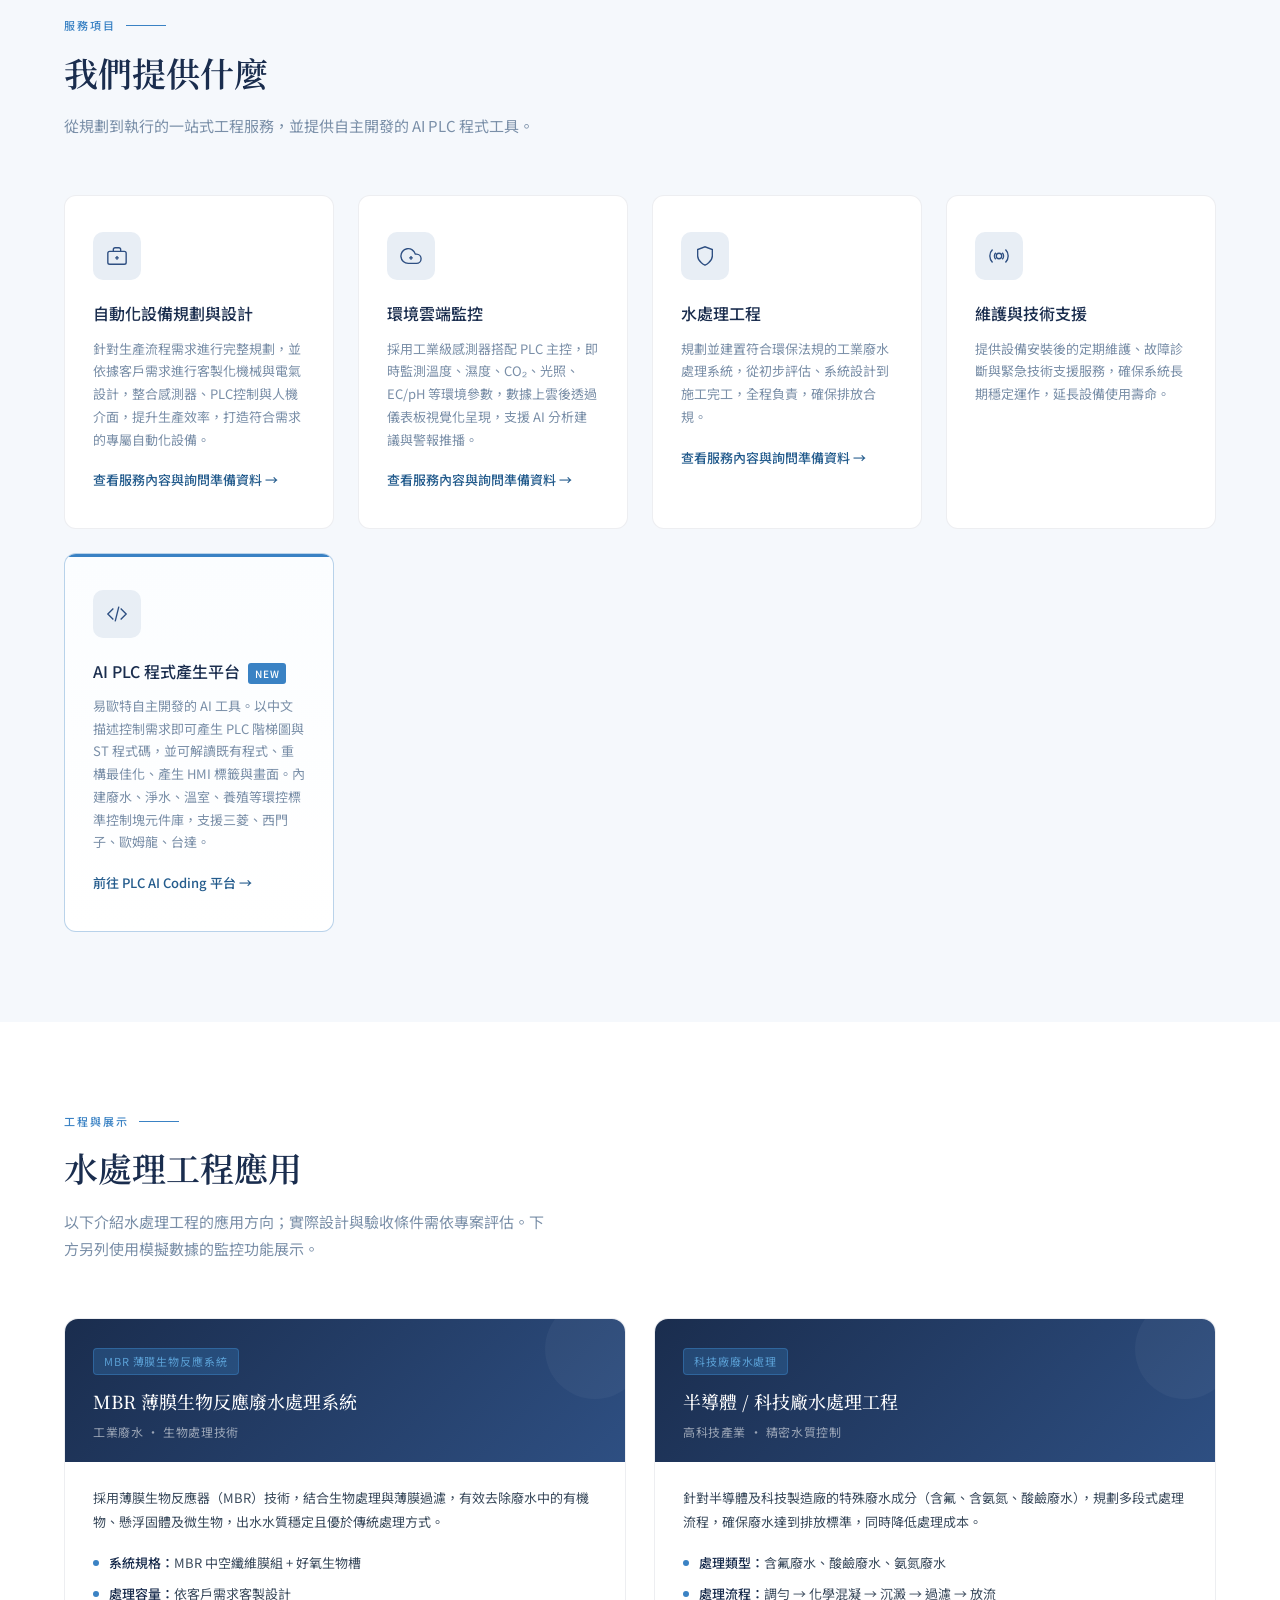
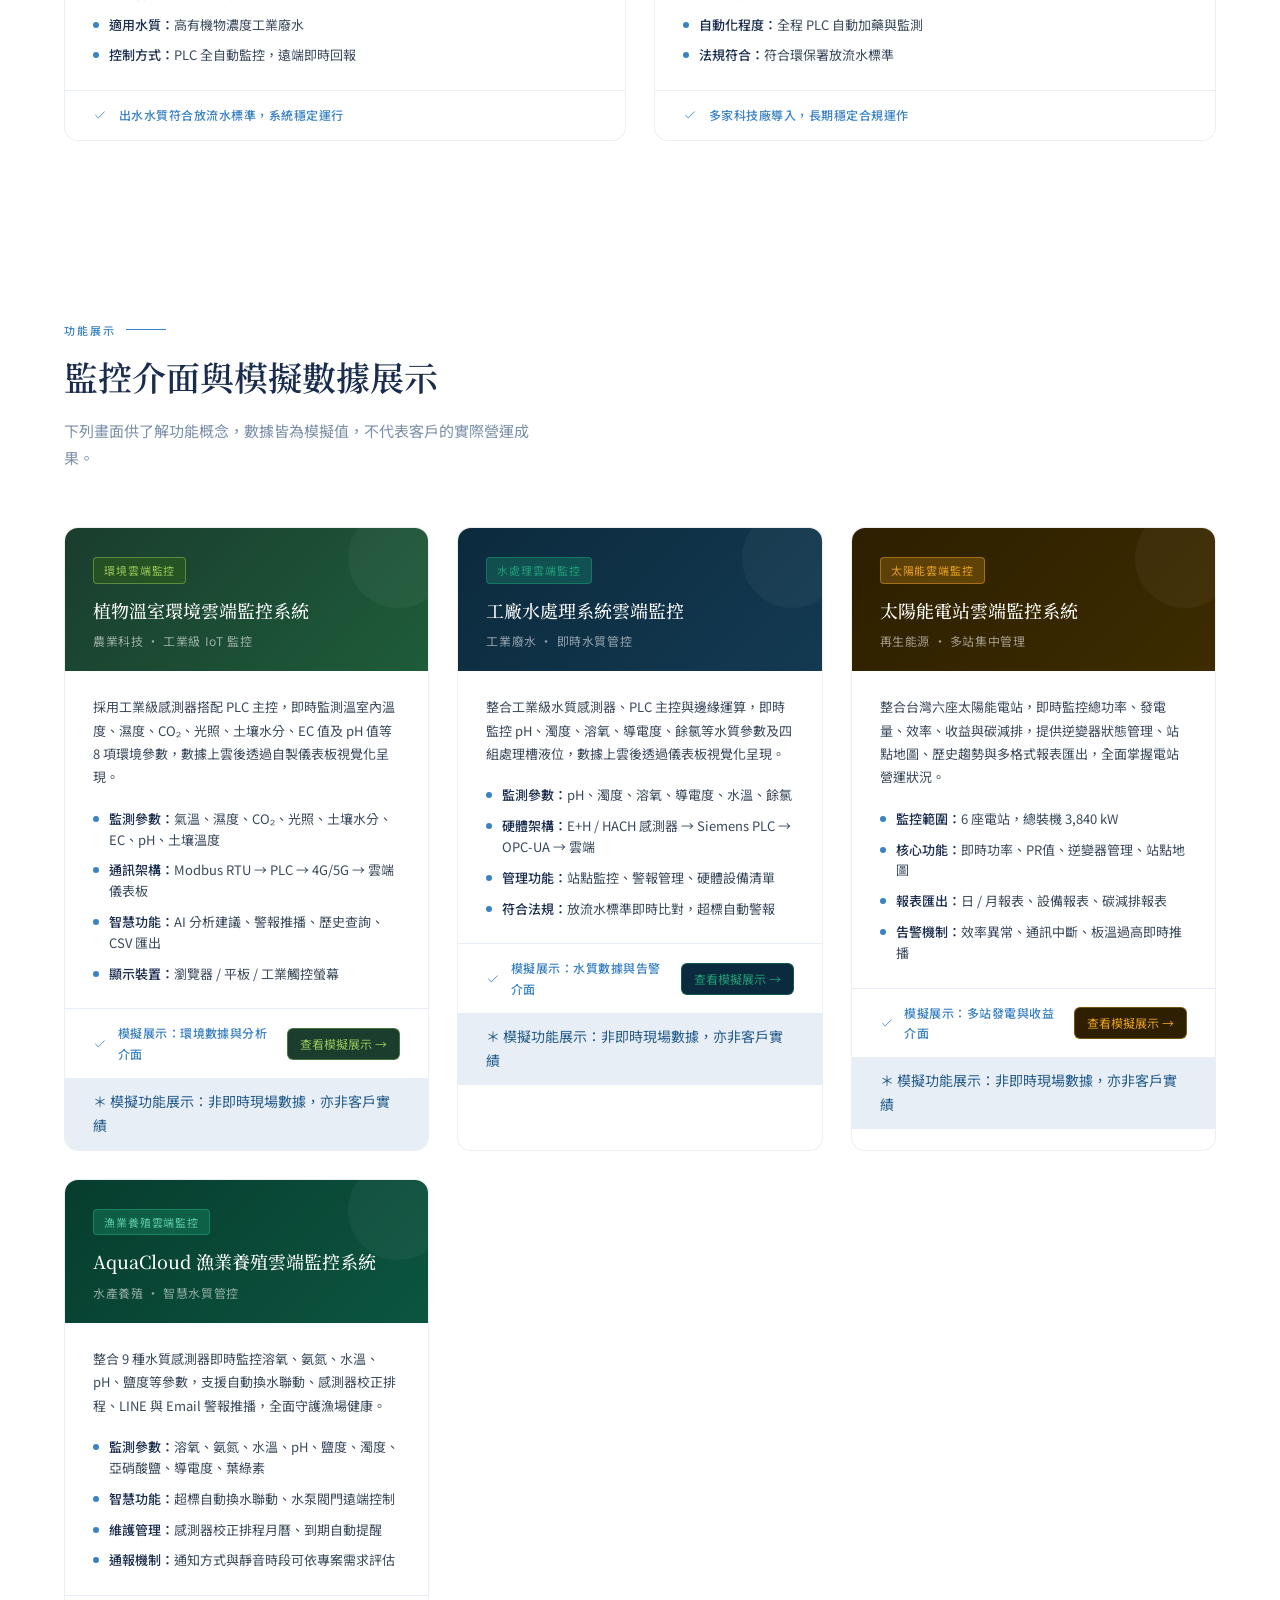
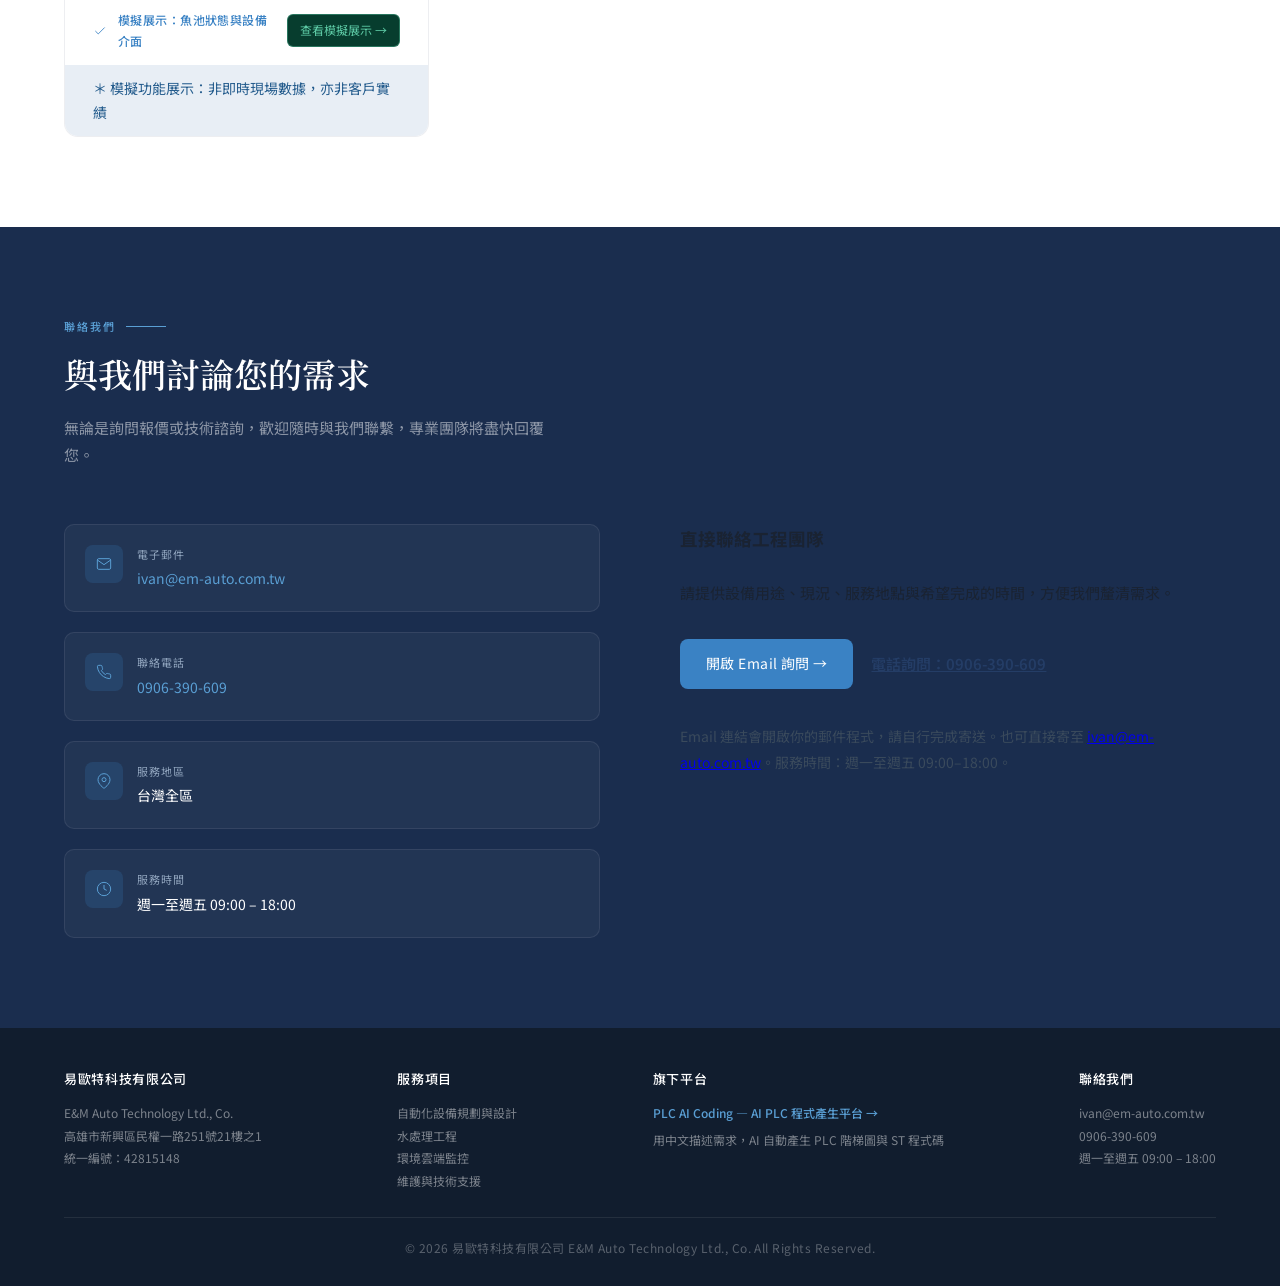
<file: index.html>
<!DOCTYPE html>
<html lang="zh-TW">
<head>
<meta charset="UTF-8">
<meta name="viewport" content="width=device-width, initial-scale=1.0">
<title>PLC 自動化・水處理工程・環境監控｜易歐特科技</title>
<meta name="description" content="易歐特科技提供 PLC 自動化設備規劃、水處理工程與環境雲端監控整合。公司位於高雄，服務台灣全區。查看服務評估資料與功能展示，透過 Email 或電話洽詢工程需求。">
<link rel="canonical" href="https://em-auto.com.tw/">
<link href="https://fonts.googleapis.com/css2?family=Noto+Serif+TC:wght@400;600&family=Noto+Sans+TC:wght@300;400;500&display=swap" rel="stylesheet">
<style>
  *, *::before, *::after { box-sizing: border-box; margin: 0; padding: 0; }
  :root {
    --navy: #1a2d4e; --navy-mid: #243d66; --navy-light: #2e4f82;
    --silver: #8fa3bc; --ice: #e8eef5; --white: #f5f8fc;
    --accent: #3a82c4; --accent-light: #5a9fd4;
    --text-dark: #1a2332; --text-mid: #3a4a5c; --text-muted: #7a8fa8;
  }
  html { scroll-behavior: smooth; }
  body { font-family: 'Noto Sans TC', sans-serif; background: var(--white); color: var(--text-dark); font-size: 15px; line-height: 1.7; }

  nav {
    position: fixed; top: 0; left: 0; right: 0; z-index: 100;
    background: rgba(26,45,78,0.97); backdrop-filter: blur(8px);
    border-bottom: 1px solid rgba(255,255,255,0.08);
    padding: 0 5%; display: flex; align-items: center; justify-content: space-between; height: 64px;
  }
  .nav-logo { display: flex; align-items: center; gap: 12px; }
  .logo-text { color: white; font-size: 13px; font-weight: 400; line-height: 1.3; }
  .logo-text strong { display: block; font-size: 11px; color: var(--silver); font-weight: 300; margin-top: 2px; }
  .nav-links { display: flex; gap: 28px; align-items: center; }
  .nav-links a { color: rgba(255,255,255,0.75); font-size: 13px; letter-spacing: 0.06em; text-decoration: none; transition: color 0.2s; padding-bottom: 2px; border-bottom: 1px solid transparent; }
  .nav-links a:hover { color: white; border-color: var(--accent-light); }
  .nav-links a.nav-cta { background: var(--accent); color: white; border-radius: 5px; padding: 6px 14px; border: none; }
  .nav-links a.nav-cta:hover { background: var(--accent-light); }

  .hero { min-height: 100vh; background: linear-gradient(160deg, var(--navy) 0%, var(--navy-mid) 45%, #1e3a5e 100%); display: flex; align-items: center; padding: 100px 5% 80px; position: relative; overflow: hidden; }
  .hero::before { content: ''; position: absolute; inset: 0; background-image: radial-gradient(circle at 20% 50%, rgba(58,130,196,0.12) 0%, transparent 50%), radial-gradient(circle at 80% 20%, rgba(58,130,196,0.08) 0%, transparent 40%); pointer-events: none; }
  .hero-grid { position: absolute; inset: 0; pointer-events: none; background-image: linear-gradient(rgba(255,255,255,0.025) 1px, transparent 1px), linear-gradient(90deg, rgba(255,255,255,0.025) 1px, transparent 1px); background-size: 60px 60px; }
  .hero-inner { max-width: 700px; position: relative; z-index: 1; }
  .hero-badge { display: inline-flex; align-items: center; gap: 8px; background: rgba(58,130,196,0.2); border: 1px solid rgba(58,130,196,0.35); border-radius: 20px; padding: 5px 14px; font-size: 12px; letter-spacing: 0.1em; color: var(--accent-light); margin-bottom: 28px; }
  .hero-badge::before { content: ''; width: 6px; height: 6px; border-radius: 50%; background: var(--accent-light); display: inline-block; }
  .hero h1 { font-family: 'Noto Serif TC', serif; font-size: clamp(28px, 5vw, 52px); font-weight: 600; color: white; line-height: 1.3; letter-spacing: 0.02em; margin-bottom: 12px; }
  .hero h1 em { font-style: normal; color: var(--accent-light); }
  .hero-en { font-size: 13px; color: var(--silver); letter-spacing: 0.15em; text-transform: uppercase; margin-bottom: 28px; font-weight: 300; }
  .hero-divider { width: 40px; height: 2px; background: var(--accent); margin-bottom: 28px; }
  .hero-desc { font-size: 16px; color: rgba(255,255,255,0.7); line-height: 1.8; max-width: 500px; margin-bottom: 44px; }
  .hero-tags { display: flex; gap: 10px; flex-wrap: wrap; margin-bottom: 32px; }
  .tag { border: 1px solid rgba(255,255,255,0.2); border-radius: 4px; padding: 6px 14px; font-size: 12px; color: rgba(255,255,255,0.65); letter-spacing: 0.05em; }
  .hero-cta { display: inline-flex; align-items: center; gap: 8px; background: var(--accent); color: white; text-decoration: none; border-radius: 8px; padding: 13px 26px; font-size: 14px; letter-spacing: 0.03em; transition: background 0.2s, transform 0.2s; }
  .hero-cta:hover { background: var(--accent-light); transform: translateY(-2px); }
  .hero-scroll { position: absolute; bottom: 36px; left: 50%; transform: translateX(-50%); display: flex; flex-direction: column; align-items: center; gap: 8px; color: rgba(255,255,255,0.35); font-size: 11px; letter-spacing: 0.15em; }
  .scroll-line { width: 1px; height: 36px; background: rgba(255,255,255,0.2); animation: scrollPulse 2s ease-in-out infinite; }
  @keyframes scrollPulse { 0%, 100% { opacity: 0.2; } 50% { opacity: 0.6; } }

  section { padding: 90px 5%; }
  .section-label { font-size: 11px; letter-spacing: 0.18em; text-transform: uppercase; color: var(--accent); font-weight: 500; margin-bottom: 14px; display: flex; align-items: center; gap: 10px; }
  .section-label::after { content: ''; flex: 1; max-width: 40px; height: 1px; background: var(--accent); display: inline-block; }
  .section-title { font-family: 'Noto Serif TC', serif; font-size: clamp(22px, 3vw, 34px); font-weight: 600; color: var(--navy); line-height: 1.4; margin-bottom: 16px; }
  .section-sub { font-size: 15px; color: var(--text-muted); max-width: 480px; line-height: 1.8; }

  .about { background: white; }
  .about-layout { display: grid; grid-template-columns: 1fr 1fr; gap: 80px; align-items: center; margin-top: 56px; }
  .about-text p { color: var(--text-mid); line-height: 1.9; margin-bottom: 16px; font-size: 15px; }
  .about-stats { display: grid; grid-template-columns: 1fr 1fr; gap: 1px; background: var(--ice); border: 1px solid var(--ice); border-radius: 12px; overflow: hidden; }
  .stat-cell { background: white; padding: 28px 24px; text-align: center; }
  .stat-num { font-family: 'Noto Serif TC', serif; font-size: 36px; font-weight: 600; color: var(--navy); line-height: 1; margin-bottom: 6px; }
  .stat-num span { font-size: 18px; color: var(--accent); }
  .stat-label { font-size: 12px; color: var(--text-muted); letter-spacing: 0.05em; }

  .services { background: var(--white); }
  .services-grid { display: grid; grid-template-columns: repeat(auto-fit, minmax(260px, 1fr)); gap: 24px; margin-top: 56px; }
  .service-card { background: white; border: 1px solid rgba(26,45,78,0.08); border-radius: 12px; padding: 36px 28px; transition: transform 0.2s, box-shadow 0.2s, border-color 0.2s; position: relative; overflow: hidden; }
  .service-card::before { content: ''; position: absolute; top: 0; left: 0; right: 0; height: 3px; background: var(--accent); transform: scaleX(0); transform-origin: left; transition: transform 0.3s; }
  .service-card:hover { transform: translateY(-4px); border-color: rgba(58,130,196,0.2); box-shadow: 0 12px 40px rgba(26,45,78,0.08); }
  .service-card:hover::before { transform: scaleX(1); }
  .service-icon { width: 48px; height: 48px; border-radius: 10px; background: var(--ice); display: flex; align-items: center; justify-content: center; margin-bottom: 20px; }
  .service-icon svg { width: 22px; height: 22px; stroke: var(--navy-light); fill: none; stroke-width: 1.5; }
  .service-card h3 { font-size: 16px; font-weight: 500; color: var(--navy); margin-bottom: 10px; }
  .service-card p { font-size: 13px; color: var(--text-muted); line-height: 1.75; }
  .service-card .card-link { display: inline-flex; align-items: center; gap: 5px; margin-top: 16px; color: var(--accent); font-size: 13px; font-weight: 500; text-decoration: none; }
  .service-card .card-link:hover { text-decoration: underline; }
  .service-card.featured { border-color: rgba(58,130,196,0.35); background: linear-gradient(180deg, #fbfdff 0%, white 100%); }
  .service-card.featured::before { transform: scaleX(1); }
  .badge-new { display: inline-block; background: var(--accent); color: white; font-size: 10px; letter-spacing: 0.08em; border-radius: 3px; padding: 2px 7px; margin-left: 8px; vertical-align: middle; }

  .projects { background: white; }
  .projects-grid { display: grid; grid-template-columns: repeat(auto-fit, minmax(320px, 1fr)); gap: 28px; margin-top: 56px; }
  .project-card { border: 1px solid rgba(26,45,78,0.08); border-radius: 14px; overflow: hidden; transition: transform 0.2s, box-shadow 0.2s; background: white; }
  .project-card:hover { transform: translateY(-4px); box-shadow: 0 16px 48px rgba(26,45,78,0.1); }
  .project-header { padding: 28px 28px 20px; background: linear-gradient(135deg, var(--navy) 0%, var(--navy-light) 100%); position: relative; overflow: hidden; }
  .project-header::after { content: ''; position: absolute; right: -20px; top: -20px; width: 100px; height: 100px; border-radius: 50%; background: rgba(255,255,255,0.04); }
  .project-tag { display: inline-block; background: rgba(58,130,196,0.3); border: 1px solid rgba(58,130,196,0.5); border-radius: 4px; padding: 3px 10px; font-size: 11px; color: var(--accent-light); letter-spacing: 0.08em; margin-bottom: 14px; }
  .project-header h3 { font-size: 18px; font-weight: 500; color: white; line-height: 1.4; margin-bottom: 8px; font-family: 'Noto Serif TC', serif; }
  .project-header p { font-size: 12px; color: rgba(255,255,255,0.55); letter-spacing: 0.05em; }
  .project-body { padding: 24px 28px; }
  .project-desc { font-size: 13px; color: var(--text-mid); line-height: 1.8; margin-bottom: 20px; }
  .project-specs { display: flex; flex-direction: column; gap: 10px; }
  .spec-row { display: flex; align-items: flex-start; gap: 10px; }
  .spec-dot { width: 6px; height: 6px; min-width: 6px; border-radius: 50%; background: var(--accent); margin-top: 7px; }
  .spec-text { font-size: 13px; color: var(--text-mid); line-height: 1.6; }
  .spec-text strong { color: var(--navy); font-weight: 500; }
  .project-footer { padding: 14px 28px; border-top: 1px solid var(--ice); display: flex; align-items: center; gap: 8px; }
  .project-footer-icon { width: 18px; height: 18px; display: flex; align-items: center; }
  .project-footer-icon svg { width: 14px; height: 14px; stroke: var(--accent); fill: none; stroke-width: 1.5; }
  .project-result { font-size: 12px; color: var(--accent); font-weight: 500; letter-spacing: 0.04em; }

  .contact { background: var(--navy); }
  .contact .section-label { color: var(--accent-light); }
  .contact .section-label::after { background: var(--accent-light); }
  .contact .section-title { color: white; }
  .contact .section-sub { color: rgba(255,255,255,0.5); }
  .contact-layout { display: grid; grid-template-columns: 1fr 1fr; gap: 80px; margin-top: 56px; align-items: start; }
  .contact-info { display: flex; flex-direction: column; gap: 20px; }
  .contact-item { display: flex; align-items: flex-start; gap: 14px; padding: 20px; border: 1px solid rgba(255,255,255,0.08); border-radius: 10px; background: rgba(255,255,255,0.04); }
  .contact-icon { width: 38px; height: 38px; min-width: 38px; border-radius: 8px; background: rgba(58,130,196,0.2); display: flex; align-items: center; justify-content: center; }
  .contact-icon svg { width: 16px; height: 16px; stroke: var(--accent-light); fill: none; stroke-width: 1.5; }
  .contact-item-label { font-size: 11px; color: var(--silver); letter-spacing: 0.08em; text-transform: uppercase; margin-bottom: 4px; }
  .contact-item-value { font-size: 14px; color: white; }
  .contact-item-value a { color: var(--accent-light); text-decoration: none; }
  .contact-form { display: flex; flex-direction: column; gap: 14px; }
  .form-row { display: grid; grid-template-columns: 1fr 1fr; gap: 14px; }
  .form-field { display: flex; flex-direction: column; gap: 6px; }
  .form-field label { font-size: 11px; color: rgba(255,255,255,0.5); letter-spacing: 0.08em; text-transform: uppercase; }
  .form-field input, .form-field textarea { background: rgba(255,255,255,0.06); border: 1px solid rgba(255,255,255,0.12); border-radius: 8px; padding: 10px 14px; color: white; font-size: 14px; font-family: 'Noto Sans TC', sans-serif; outline: none; transition: border-color 0.2s; }
  .form-field input:focus, .form-field textarea:focus { border-color: rgba(58,130,196,0.6); }
  .form-field textarea { resize: vertical; min-height: 100px; }
  .btn-submit { background: var(--accent); border: none; border-radius: 8px; padding: 12px 28px; color: white; font-size: 14px; font-family: 'Noto Sans TC', sans-serif; cursor: pointer; transition: background 0.2s; align-self: flex-start; letter-spacing: 0.05em; }
  .btn-submit:hover { background: var(--accent-light); }

  footer { background: #111d2e; padding: 40px 5% 28px; }
  .footer-inner { display: flex; justify-content: space-between; align-items: flex-start; flex-wrap: wrap; gap: 28px; padding-bottom: 24px; border-bottom: 1px solid rgba(255,255,255,0.08); }
  .footer-col h4 { color: white; font-size: 13px; font-weight: 500; margin-bottom: 12px; letter-spacing: 0.05em; }
  .footer-col p, .footer-col a { font-size: 12px; color: rgba(255,255,255,0.45); line-height: 1.9; text-decoration: none; display: block; }
  .footer-col a:hover { color: var(--accent-light); }
  .footer-col a.highlight { color: var(--accent-light); font-weight: 500; }
  .footer-bottom { padding-top: 20px; text-align: center; }
  .footer-bottom p { font-size: 12px; color: rgba(255,255,255,0.3); letter-spacing: 0.04em; }

  @media (max-width: 768px) {
    .nav-links { display: none; }
    .about-layout, .contact-layout { grid-template-columns: 1fr; gap: 40px; }
    .form-row { grid-template-columns: 1fr; }
    .projects-grid { grid-template-columns: 1fr; }
  }

section[id]{scroll-margin-top:80px}.contact-actions{display:flex;gap:18px;align-items:center;flex-wrap:wrap;margin:20px 0}.phone-link{font-weight:600;color:#243d66}.contact-note{line-height:1.9;color:#3a4a5c;font-size:14px}.contact-note a,.service-detail a{overflow-wrap:anywhere}.service-card .card-link{display:inline-block;margin-top:18px;color:#245c8d}.service-detail{max-width:960px;margin:auto;padding:105px 24px 64px}.service-detail h1{font-size:clamp(28px,4vw,42px);line-height:1.4;color:#1a2d4e;margin:24px 0}.service-detail h2{font-size:25px;color:#1a2d4e;margin:38px 0 16px}.service-detail h3{font-size:18px;margin:24px 0 8px}.service-detail p{margin:12px 0;line-height:1.9}.service-detail ul,.service-detail ol{padding-left:24px;line-height:1.9}.service-detail li{margin:10px 0}.service-detail .intro{font-size:18px}.service-detail .panel{background:#e8eef5;border-radius:12px;padding:24px;margin:28px 0}.service-detail a{color:#245c8d}.service-detail a.hero-cta{color:white}.service-links{display:flex;gap:18px;flex-wrap:wrap}.detail-nav{position:sticky;height:auto;min-height:64px;gap:14px;flex-wrap:wrap;padding:16px 5%}.detail-nav a{color:white;text-decoration:none}.detail-nav .nav-links{gap:18px}.service-detail{padding-top:28px}.demo-label{font-size:14px!important;color:#245c8d!important;background:#e8eef5;padding:12px 28px!important}.contact-form h3{margin-bottom:12px}@media(max-width:768px){.detail-nav .nav-links{display:flex;flex-wrap:wrap}.contact-actions{align-items:flex-start;flex-direction:column}.service-detail{padding:24px 18px 48px}}
</style>
<meta property="og:type" content="website"><meta property="og:title" content="易歐特科技｜PLC 自動化、水處理與環境監控"><meta property="og:description" content="工程需求評估、服務內容與監控功能展示。"><meta property="og:url" content="https://em-auto.com.tw/"><meta property="og:locale" content="zh_TW">
<script type="application/ld+json">{"@context":"https://schema.org","@graph":[{"@type":"Organization","@id":"https://em-auto.com.tw/#organization","name":"易歐特科技有限公司","url":"https://em-auto.com.tw/","email":"ivan@em-auto.com.tw","telephone":"+886906390609"},{"@type":"WebSite","name":"易歐特科技","url":"https://em-auto.com.tw/","publisher":{"@id":"https://em-auto.com.tw/#organization"}}]}</script>
</head>
<body>

<nav>
  <div class="nav-logo">
    <svg width="56" height="56" viewBox="0 0 56 56" xmlns="http://www.w3.org/2000/svg">
      <circle cx="28" cy="28" r="25" fill="none" stroke="#3a7bc8" stroke-width="1.6"/>
      <circle cx="28" cy="28" r="17" fill="#1e3a62"/>
      <circle cx="28" cy="28" r="17" fill="none" stroke="#2a5a9a" stroke-width="1"/>
      <text x="28" y="32" text-anchor="middle" fill="#7aafd4" font-size="9.5" font-family="Arial, sans-serif" font-weight="400" letter-spacing="1">ema</text>
      <circle cx="46" cy="9" r="5" fill="#00d4ff"/>
    </svg>
    <div class="logo-text">
      易歐特科技有限公司
      <strong>E&M Auto Technology</strong>
    </div>
  </div>
  <div class="nav-links">
    <a href="#about">關於我們</a>
    <a href="#services">服務項目</a>
    <a href="#projects">工程與展示</a>
    <a href="#contact">聯絡我們</a>
    <a href="https://www.plcaicoding.com" target="_blank" rel="noopener" class="nav-cta">AI PLC 平台</a>
  </div>
</nav>

<section class="hero">
  <div class="hero-grid"></div>
  <div class="hero-inner">
    <div class="hero-badge">專業自動化解決方案</div>
    <h1>PLC 自動化與水處理工程<br><em>環境雲端監控整合</em></h1>
    <p class="hero-en">E&M Auto Technology Ltd., Co.</p>
    <div class="hero-divider"></div>
    <p class="hero-desc">整合自動化設備規劃設計、水處理工程與環境雲端監控，為客戶提供全方位的工業技術解決方案，從設計到實施，精準可靠。</p>
    <div class="hero-tags">
      <div class="tag">自動化設備規劃</div>
      <div class="tag">水處理工程</div>
      <div class="tag">環境雲端監控</div>
      <div class="tag">客製化設計</div>
    </div>
    <a href="https://www.plcaicoding.com" target="_blank" rel="noopener" class="hero-cta">試用 AI PLC 程式產生器 →</a>
  </div>
  <div class="hero-scroll"><div class="scroll-line"></div>SCROLL</div>
</section>

<section class="about" id="about">
  <div class="section-label">關於我們</div>
  <h2 class="section-title">技術創新，品質為本</h2>
  <p class="section-sub">易歐特科技致力於提供高品質的工業自動化及環境工程服務，以專業技術與豐富經驗陪伴客戶成長。</p>
  <div class="about-layout">
    <div class="about-text">
      <p>易歐特科技有限公司（E&M Auto Technology Ltd.）專注於自動化設備的規劃與設計，以及水處理工程領域，提供完整的工業解決方案。</p>
      <p>我們的團隊由資深工程師組成，結合多年實務經驗與前沿技術，從需求分析、系統設計到設備安裝與後續維護，全程提供客戶最可靠的支援。</p>
      <p>無論是生產線自動化升級，或是工廠廢水處理系統的建置，我們都能提供符合法規且高效能的客製化方案。</p>
    </div>
    <div class="about-stats">
      <div class="stat-cell"><div class="stat-num">10<span>+</span></div><div class="stat-label">年以上專業經驗</div></div>
      <div class="stat-cell"><div class="stat-num">100<span>+</span></div><div class="stat-label">完成工程案例</div></div>
      <div class="stat-cell"><div class="stat-num">2</div><div class="stat-label">核心業務領域</div></div>
      <div class="stat-cell"><div class="stat-num">24<span>h</span></div><div class="stat-label">技術支援服務</div></div>
    </div>
  </div>
</section>

<section class="services" id="services">
  <div class="section-label">服務項目</div>
  <h2 class="section-title">我們提供什麼</h2>
  <p class="section-sub">從規劃到執行的一站式工程服務，並提供自主開發的 AI PLC 程式工具。</p>
  <div class="services-grid">
    <div class="service-card">
      <div class="service-icon"><svg viewBox="0 0 24 24"><rect x="2" y="7" width="20" height="14" rx="2"/><path d="M16 7V5a2 2 0 0 0-2-2h-4a2 2 0 0 0-2 2v2"/><line x1="12" y1="12" x2="12" y2="16"/><line x1="10" y1="14" x2="14" y2="14"/></svg></div>
      <h3>自動化設備規劃與設計</h3>
      <p>針對生產流程需求進行完整規劃，並依據客戶需求進行客製化機械與電氣設計，整合感測器、PLC控制與人機介面，提升生產效率，打造符合需求的專屬自動化設備。</p>
      <a class="card-link" href="/plc-automation.html">查看服務內容與詢問準備資料 →</a>
    </div>
    <div class="service-card">
      <div class="service-icon"><svg viewBox="0 0 24 24"><path d="M18 10h-1.26A8 8 0 1 0 9 20h9a5 5 0 0 0 0-10z"/><line x1="12" y1="12" x2="12" y2="16"/><line x1="10" y1="14" x2="14" y2="14"/></svg></div>
      <h3>環境雲端監控</h3>
      <p>採用工業級感測器搭配 PLC 主控，即時監測溫度、濕度、CO₂、光照、EC/pH 等環境參數，數據上雲後透過儀表板視覺化呈現，支援 AI 分析建議與警報推播。</p>
      <a class="card-link" href="/environmental-monitoring.html">查看服務內容與詢問準備資料 →</a>
    </div>
    <div class="service-card">
      <div class="service-icon"><svg viewBox="0 0 24 24"><path d="M12 22s8-4 8-10V5l-8-3-8 3v7c0 6 8 10 8 10z"/></svg></div>
      <h3>水處理工程</h3>
      <p>規劃並建置符合環保法規的工業廢水處理系統，從初步評估、系統設計到施工完工，全程負責，確保排放合規。</p>
      <a class="card-link" href="/wastewater-treatment.html">查看服務內容與詢問準備資料 →</a>
    </div>
    <div class="service-card">
      <div class="service-icon"><svg viewBox="0 0 24 24"><circle cx="12" cy="12" r="3"/><path d="M19.07 4.93a10 10 0 0 1 0 14.14M4.93 4.93a10 10 0 0 0 0 14.14"/><path d="M15.54 8.46a5 5 0 0 1 0 7.07M8.46 8.46a5 5 0 0 0 0 7.07"/></svg></div>
      <h3>維護與技術支援</h3>
      <p>提供設備安裝後的定期維護、故障診斷與緊急技術支援服務，確保系統長期穩定運作，延長設備使用壽命。</p>
    </div>
    <div class="service-card featured">
      <div class="service-icon"><svg viewBox="0 0 24 24"><polyline points="16 18 22 12 16 6"/><polyline points="8 6 2 12 8 18"/><line x1="14" y1="4" x2="10" y2="20"/></svg></div>
      <h3>AI PLC 程式產生平台<span class="badge-new">NEW</span></h3>
      <p>易歐特自主開發的 AI 工具。以中文描述控制需求即可產生 PLC 階梯圖與 ST 程式碼，並可解讀既有程式、重構最佳化、產生 HMI 標籤與畫面。內建廢水、淨水、溫室、養殖等環控標準控制塊元件庫，支援三菱、西門子、歐姆龍、台達。</p>
      <a href="https://www.plcaicoding.com" target="_blank" rel="noopener" class="card-link">前往 PLC AI Coding 平台 →</a>
    </div>
  </div>
</section>

<section class="projects" id="projects">
  <div class="section-label">工程與展示</div>
  <h2 class="section-title">水處理工程應用</h2>
  <p class="section-sub">以下介紹水處理工程的應用方向；實際設計與驗收條件需依專案評估。下方另列使用模擬數據的監控功能展示。</p>
  <div class="projects-grid">
    <div class="project-card">
      <div class="project-header">
        <div class="project-tag">MBR 薄膜生物反應系統</div>
        <h3>MBR 薄膜生物反應廢水處理系統</h3>
        <p>工業廢水 · 生物處理技術</p>
      </div>
      <div class="project-body">
        <p class="project-desc">採用薄膜生物反應器（MBR）技術，結合生物處理與薄膜過濾，有效去除廢水中的有機物、懸浮固體及微生物，出水水質穩定且優於傳統處理方式。</p>
        <div class="project-specs">
          <div class="spec-row"><div class="spec-dot"></div><div class="spec-text"><strong>系統規格：</strong>MBR 中空纖維膜組 + 好氧生物槽</div></div>
          <div class="spec-row"><div class="spec-dot"></div><div class="spec-text"><strong>處理容量：</strong>依客戶需求客製設計</div></div>
          <div class="spec-row"><div class="spec-dot"></div><div class="spec-text"><strong>適用水質：</strong>高有機物濃度工業廢水</div></div>
          <div class="spec-row"><div class="spec-dot"></div><div class="spec-text"><strong>控制方式：</strong>PLC 全自動監控，遠端即時回報</div></div>
        </div>
      </div>
      <div class="project-footer">
        <div class="project-footer-icon"><svg viewBox="0 0 24 24"><polyline points="20 6 9 17 4 12"/></svg></div>
        <span class="project-result">出水水質符合放流水標準，系統穩定運行</span>
      </div>
    </div>
    <div class="project-card">
      <div class="project-header">
        <div class="project-tag">科技廠廢水處理</div>
        <h3>半導體 / 科技廠水處理工程</h3>
        <p>高科技產業 · 精密水質控制</p>
      </div>
      <div class="project-body">
        <p class="project-desc">針對半導體及科技製造廠的特殊廢水成分（含氟、含氨氮、酸鹼廢水），規劃多段式處理流程，確保廢水達到排放標準，同時降低處理成本。</p>
        <div class="project-specs">
          <div class="spec-row"><div class="spec-dot"></div><div class="spec-text"><strong>處理類型：</strong>含氟廢水、酸鹼廢水、氨氮廢水</div></div>
          <div class="spec-row"><div class="spec-dot"></div><div class="spec-text"><strong>處理流程：</strong>調勻 → 化學混凝 → 沉澱 → 過濾 → 放流</div></div>
          <div class="spec-row"><div class="spec-dot"></div><div class="spec-text"><strong>自動化程度：</strong>全程 PLC 自動加藥與監測</div></div>
          <div class="spec-row"><div class="spec-dot"></div><div class="spec-text"><strong>法規符合：</strong>符合環保署放流水標準</div></div>
        </div>
      </div>
      <div class="project-footer">
        <div class="project-footer-icon"><svg viewBox="0 0 24 24"><polyline points="20 6 9 17 4 12"/></svg></div>
        <span class="project-result">多家科技廠導入，長期穩定合規運作</span>
      </div>
    </div>
  </div>
</section>
<section class="projects" id="demos"><div class="section-label">功能展示</div><h2 class="section-title">監控介面與模擬數據展示</h2><p class="section-sub">下列畫面供了解功能概念，數據皆為模擬值，不代表客戶的實際營運成果。</p><div class="projects-grid">
    <div class="project-card">
      <div class="project-header" style="background:linear-gradient(135deg,#1a3d2e 0%,#1e5c3a 100%)">
        <div class="project-tag" style="background:rgba(59,109,17,0.35);border-color:rgba(151,196,89,0.5);color:#97C459">環境雲端監控</div>
        <h3>植物溫室環境雲端監控系統</h3>
        <p>農業科技 · 工業級 IoT 監控</p>
      </div>
      <div class="project-body">
        <p class="project-desc">採用工業級感測器搭配 PLC 主控，即時監測溫室內溫度、濕度、CO₂、光照、土壤水分、EC 值及 pH 值等 8 項環境參數，數據上雲後透過自製儀表板視覺化呈現。</p>
        <div class="project-specs">
          <div class="spec-row"><div class="spec-dot"></div><div class="spec-text"><strong>監測參數：</strong>氣溫、濕度、CO₂、光照、土壤水分、EC、pH、土壤溫度</div></div>
          <div class="spec-row"><div class="spec-dot"></div><div class="spec-text"><strong>通訊架構：</strong>Modbus RTU → PLC → 4G/5G → 雲端儀表板</div></div>
          <div class="spec-row"><div class="spec-dot"></div><div class="spec-text"><strong>智慧功能：</strong>AI 分析建議、警報推播、歷史查詢、CSV 匯出</div></div>
          <div class="spec-row"><div class="spec-dot"></div><div class="spec-text"><strong>顯示裝置：</strong>瀏覽器 / 平板 / 工業觸控螢幕</div></div>
        </div>
      </div>
      <div class="project-footer" style="justify-content:space-between">
        <div style="display:flex;align-items:center;gap:8px">
          <div class="project-footer-icon"><svg viewBox="0 0 24 24"><polyline points="20 6 9 17 4 12"/></svg></div>
          <span class="project-result">模擬展示：環境數據與分析介面</span>
        </div>
        <a href="monitor.html" style="display:inline-flex;align-items:center;gap:5px;background:#1a3d2e;color:#97C459;border:1px solid rgba(151,196,89,0.4);border-radius:6px;padding:5px 12px;font-size:12px;text-decoration:none;transition:background .2s;white-space:nowrap" onmouseover="this.style.background='#1e5c3a'" onmouseout="this.style.background='#1a3d2e'">
          查看模擬展示 →
        </a>
      </div>
      <div class="demo-label">＊ 模擬功能展示：非即時現場數據，亦非客戶實績</div>
    </div>
    <div class="project-card">
      <div class="project-header" style="background:linear-gradient(135deg,#0c2a3d 0%,#133a52 100%)">
        <div class="project-tag" style="background:rgba(29,158,117,0.3);border-color:rgba(29,158,117,0.5);color:#1D9E75">水處理雲端監控</div>
        <h3>工廠水處理系統雲端監控</h3>
        <p>工業廢水 · 即時水質管控</p>
      </div>
      <div class="project-body">
        <p class="project-desc">整合工業級水質感測器、PLC 主控與邊緣運算，即時監控 pH、濁度、溶氧、導電度、餘氯等水質參數及四組處理槽液位，數據上雲後透過儀表板視覺化呈現。</p>
        <div class="project-specs">
          <div class="spec-row"><div class="spec-dot"></div><div class="spec-text"><strong>監測參數：</strong>pH、濁度、溶氧、導電度、水溫、餘氯</div></div>
          <div class="spec-row"><div class="spec-dot"></div><div class="spec-text"><strong>硬體架構：</strong>E+H / HACH 感測器 → Siemens PLC → OPC-UA → 雲端</div></div>
          <div class="spec-row"><div class="spec-dot"></div><div class="spec-text"><strong>管理功能：</strong>站點監控、警報管理、硬體設備清單</div></div>
          <div class="spec-row"><div class="spec-dot"></div><div class="spec-text"><strong>符合法規：</strong>放流水標準即時比對，超標自動警報</div></div>
        </div>
      </div>
      <div class="project-footer" style="justify-content:space-between">
        <div style="display:flex;align-items:center;gap:8px">
          <div class="project-footer-icon"><svg viewBox="0 0 24 24"><polyline points="20 6 9 17 4 12"/></svg></div>
          <span class="project-result">模擬展示：水質數據與告警介面</span>
        </div>
        <a href="watertreatment.html" style="display:inline-flex;align-items:center;gap:5px;background:#0c2a3d;color:#1D9E75;border:1px solid rgba(29,158,117,0.4);border-radius:6px;padding:5px 12px;font-size:12px;text-decoration:none;transition:background .2s;white-space:nowrap" onmouseover="this.style.background='#133a52'" onmouseout="this.style.background='#0c2a3d'">
          查看模擬展示 →
        </a>
      </div>
      <div class="demo-label">＊ 模擬功能展示：非即時現場數據，亦非客戶實績</div>
    </div>
    <div class="project-card">
      <div class="project-header" style="background:linear-gradient(135deg,#2d1f00 0%,#3d2c00 100%)">
        <div class="project-tag" style="background:rgba(232,160,32,0.25);border-color:rgba(232,160,32,0.5);color:#e8a020">太陽能雲端監控</div>
        <h3>太陽能電站雲端監控系統</h3>
        <p>再生能源 · 多站集中管理</p>
      </div>
      <div class="project-body">
        <p class="project-desc">整合台灣六座太陽能電站，即時監控總功率、發電量、效率、收益與碳減排，提供逆變器狀態管理、站點地圖、歷史趨勢與多格式報表匯出，全面掌握電站營運狀況。</p>
        <div class="project-specs">
          <div class="spec-row"><div class="spec-dot"></div><div class="spec-text"><strong>監控範圍：</strong>6 座電站，總裝機 3,840 kW</div></div>
          <div class="spec-row"><div class="spec-dot"></div><div class="spec-text"><strong>核心功能：</strong>即時功率、PR值、逆變器管理、站點地圖</div></div>
          <div class="spec-row"><div class="spec-dot"></div><div class="spec-text"><strong>報表匯出：</strong>日 / 月報表、設備報表、碳減排報表</div></div>
          <div class="spec-row"><div class="spec-dot"></div><div class="spec-text"><strong>告警機制：</strong>效率異常、通訊中斷、板溫過高即時推播</div></div>
        </div>
      </div>
      <div class="project-footer" style="justify-content:space-between">
        <div style="display:flex;align-items:center;gap:8px">
          <div class="project-footer-icon"><svg viewBox="0 0 24 24"><polyline points="20 6 9 17 4 12"/></svg></div>
          <span class="project-result">模擬展示：多站發電與收益介面</span>
        </div>
        <a href="solar.html" style="display:inline-flex;align-items:center;gap:5px;background:#2d1f00;color:#e8a020;border:1px solid rgba(232,160,32,0.4);border-radius:6px;padding:5px 12px;font-size:12px;text-decoration:none;transition:background .2s;white-space:nowrap" onmouseover="this.style.background='#3d2c00'" onmouseout="this.style.background='#2d1f00'">
          查看模擬展示 →
        </a>
      </div>
      <div class="demo-label">＊ 模擬功能展示：非即時現場數據，亦非客戶實績</div>
    </div>
    <div class="project-card">
      <div class="project-header" style="background:linear-gradient(135deg,#073d2e 0%,#0c5540 100%)">
        <div class="project-tag" style="background:rgba(29,158,117,0.3);border-color:rgba(29,158,117,0.6);color:#5DCAA5">漁業養殖雲端監控</div>
        <h3>AquaCloud 漁業養殖雲端監控系統</h3>
        <p>水產養殖 · 智慧水質管控</p>
      </div>
      <div class="project-body">
        <p class="project-desc">整合 9 種水質感測器即時監控溶氧、氨氮、水溫、pH、鹽度等參數，支援自動換水聯動、感測器校正排程、LINE 與 Email 警報推播，全面守護漁場健康。</p>
        <div class="project-specs">
          <div class="spec-row"><div class="spec-dot"></div><div class="spec-text"><strong>監測參數：</strong>溶氧、氨氮、水溫、pH、鹽度、濁度、亞硝酸鹽、導電度、葉綠素</div></div>
          <div class="spec-row"><div class="spec-dot"></div><div class="spec-text"><strong>智慧功能：</strong>超標自動換水聯動、水泵閥門遠端控制</div></div>
          <div class="spec-row"><div class="spec-dot"></div><div class="spec-text"><strong>維護管理：</strong>感測器校正排程月曆、到期自動提醒</div></div>
          <div class="spec-row"><div class="spec-dot"></div><div class="spec-text"><strong>通報機制：</strong>通知方式與靜音時段可依專案需求評估</div></div>
        </div>
      </div>
      <div class="project-footer" style="justify-content:space-between">
        <div style="display:flex;align-items:center;gap:8px">
          <div class="project-footer-icon"><svg viewBox="0 0 24 24"><polyline points="20 6 9 17 4 12"/></svg></div>
          <span class="project-result">模擬展示：魚池狀態與設備介面</span>
        </div>
        <a href="aquaculture.html" style="display:inline-flex;align-items:center;gap:5px;background:#073d2e;color:#5DCAA5;border:1px solid rgba(93,202,165,0.4);border-radius:6px;padding:5px 12px;font-size:12px;text-decoration:none;transition:background .2s;white-space:nowrap" onmouseover="this.style.background='#0c5540'" onmouseout="this.style.background='#073d2e'">
          查看模擬展示 →
        </a>
      </div>
      <div class="demo-label">＊ 模擬功能展示：非即時現場數據，亦非客戶實績</div>
    </div>
  </div>
</section>

<section class="contact" id="contact">
  <div class="section-label">聯絡我們</div>
  <h2 class="section-title">與我們討論您的需求</h2>
  <p class="section-sub">無論是詢問報價或技術諮詢，歡迎隨時與我們聯繫，專業團隊將盡快回覆您。</p>
  <div class="contact-layout">
    <div class="contact-info">
      <div class="contact-item">
        <div class="contact-icon"><svg viewBox="0 0 24 24"><path d="M4 4h16c1.1 0 2 .9 2 2v12c0 1.1-.9 2-2 2H4c-1.1 0-2-.9-2-2V6c0-1.1.9-2 2-2z"/><polyline points="22,6 12,13 2,6"/></svg></div>
        <div><div class="contact-item-label">電子郵件</div><div class="contact-item-value"><a href="mailto:ivan@em-auto.com.tw">ivan@em-auto.com.tw</a></div></div>
      </div>
      <div class="contact-item">
        <div class="contact-icon"><svg viewBox="0 0 24 24"><path d="M22 16.92v3a2 2 0 0 1-2.18 2 19.79 19.79 0 0 1-8.63-3.07 19.5 19.5 0 0 1-6-6 19.79 19.79 0 0 1-3.07-8.67A2 2 0 0 1 4.11 2h3a2 2 0 0 1 2 1.72 12.84 12.84 0 0 0 .7 2.81 2 2 0 0 1-.45 2.11L8.09 9.91a16 16 0 0 0 6 6l1.27-1.27a2 2 0 0 1 2.11-.45 12.84 12.84 0 0 0 2.81.7A2 2 0 0 1 22 16.92z"/></svg></div>
        <div><div class="contact-item-label">聯絡電話</div><div class="contact-item-value"><a href="tel:+886906390609">0906-390-609</a></div></div>
      </div>
      <div class="contact-item">
        <div class="contact-icon"><svg viewBox="0 0 24 24"><path d="M21 10c0 7-9 13-9 13s-9-6-9-13a9 9 0 0 1 18 0z"/><circle cx="12" cy="10" r="3"/></svg></div>
        <div><div class="contact-item-label">服務地區</div><div class="contact-item-value">台灣全區</div></div>
      </div>
      <div class="contact-item">
        <div class="contact-icon"><svg viewBox="0 0 24 24"><circle cx="12" cy="12" r="10"/><polyline points="12 6 12 12 16 14"/></svg></div>
        <div><div class="contact-item-label">服務時間</div><div class="contact-item-value">週一至週五 09:00 – 18:00</div></div>
      </div>
    </div>
    <div class="contact-form"><h3>直接聯絡工程團隊</h3><p>請提供設備用途、現況、服務地點與希望完成的時間，方便我們釐清需求。</p><div class="contact-actions"><a class="hero-cta" href="mailto:ivan@em-auto.com.tw?subject=%E5%B7%A5%E7%A8%8B%E9%9C%80%E6%B1%82%E8%A9%A2%E5%95%8F">開啟 Email 詢問 →</a><a class="phone-link" href="tel:+886906390609">電話詢問：0906-390-609</a></div><p class="contact-note">Email 連結會開啟你的郵件程式，請自行完成寄送。也可直接寄至 <a href="mailto:ivan@em-auto.com.tw">ivan@em-auto.com.tw</a>。服務時間：週一至週五 09:00–18:00。</p></div>
  </div>
</section>

<footer>
  <div class="footer-inner">
    <div class="footer-col">
      <h4>易歐特科技有限公司</h4>
      <p>E&M Auto Technology Ltd., Co.<br>
      高雄市新興區民權一路251號21樓之1<br>
      統一編號：42815148</p>
    </div>
    <div class="footer-col">
      <h4>服務項目</h4>
      <a href="/plc-automation.html">自動化設備規劃與設計</a>
      <a href="/wastewater-treatment.html">水處理工程</a>
      <a href="/environmental-monitoring.html">環境雲端監控</a>
      <a href="#services">維護與技術支援</a>
    </div>
    <div class="footer-col">
      <h4>旗下平台</h4>
      <a href="https://www.plcaicoding.com" target="_blank" rel="noopener" class="highlight">PLC AI Coding — AI PLC 程式產生平台 →</a>
      <p style="margin-top:4px">用中文描述需求，AI 自動產生 PLC 階梯圖與 ST 程式碼</p>
    </div>
    <div class="footer-col">
      <h4>聯絡我們</h4>
      <a href="mailto:ivan@em-auto.com.tw">ivan@em-auto.com.tw</a>
      <a href="tel:+886906390609">0906-390-609</a>
      <p>週一至週五 09:00 – 18:00</p>
    </div>
  </div>
  <div class="footer-bottom">
    <p>© 2026 易歐特科技有限公司 E&M Auto Technology Ltd., Co. All Rights Reserved.</p>
  </div>
</footer>

</body>
</html>
</file>
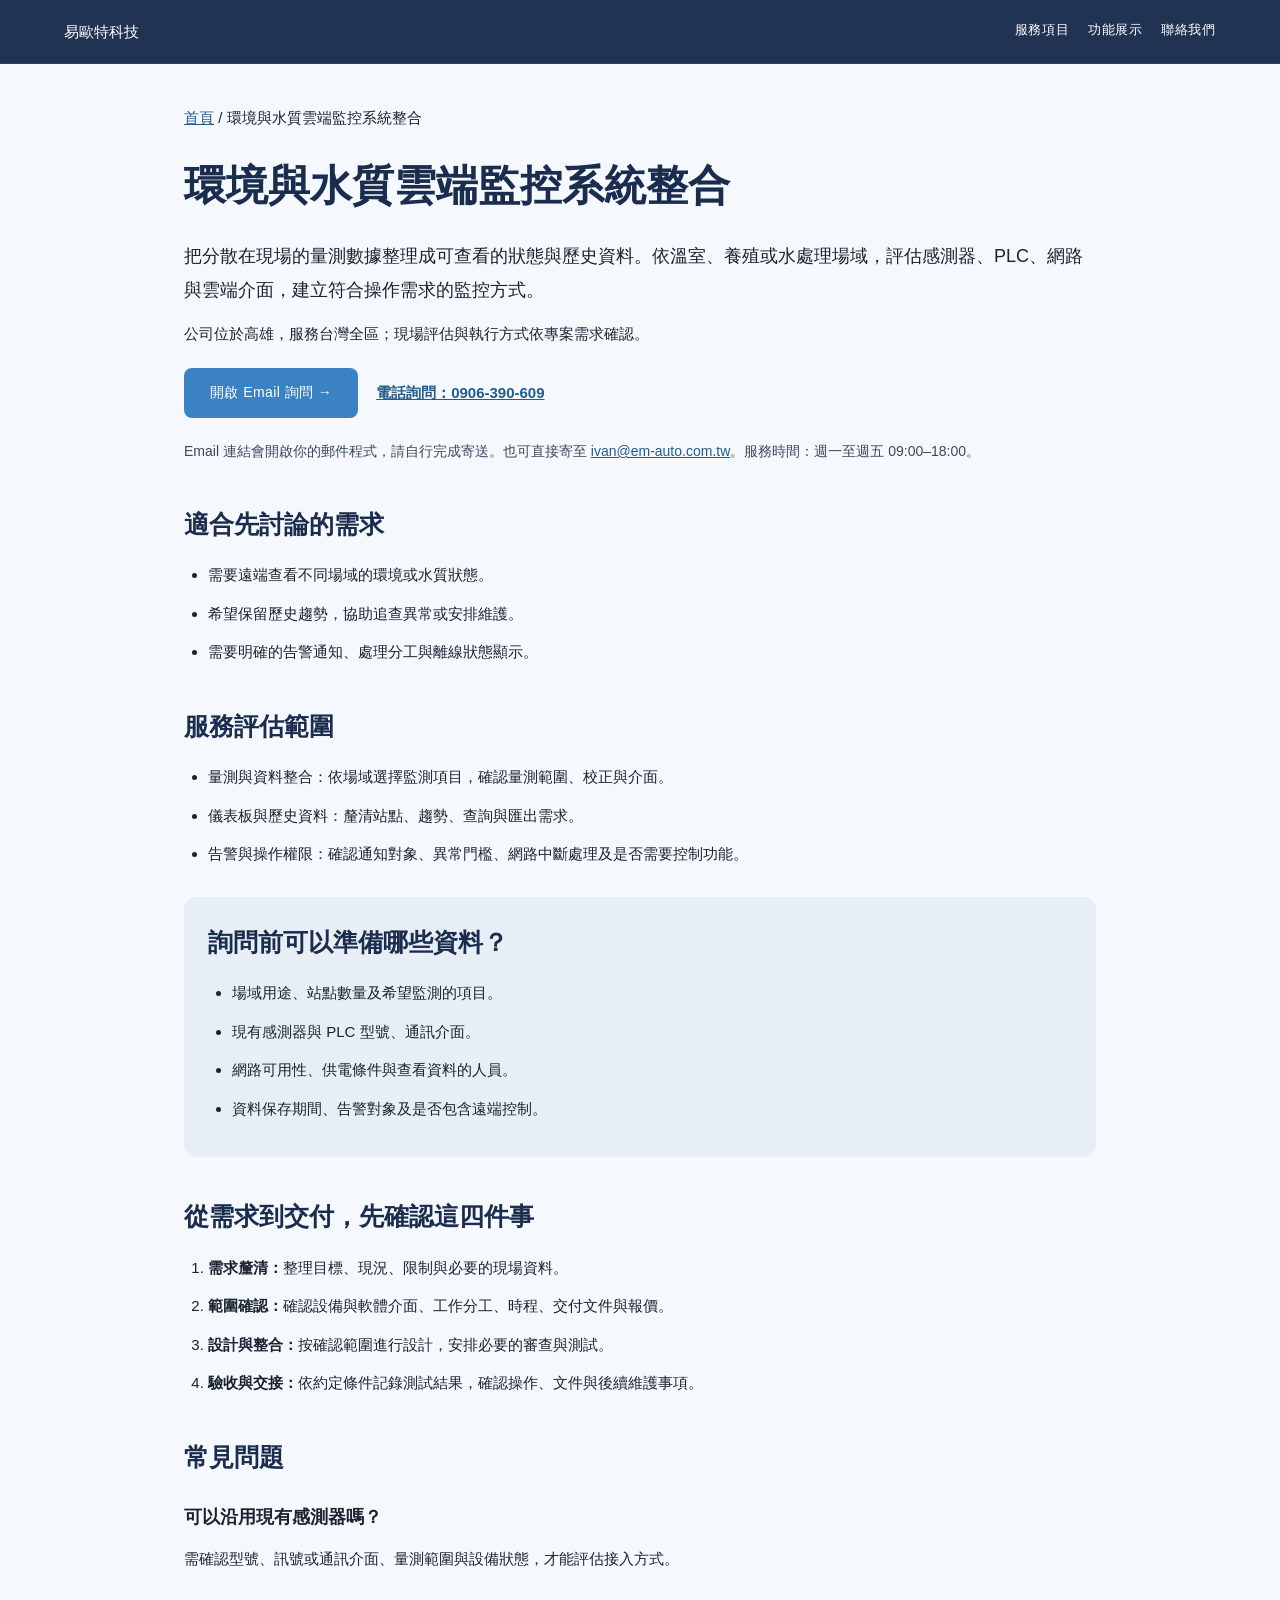
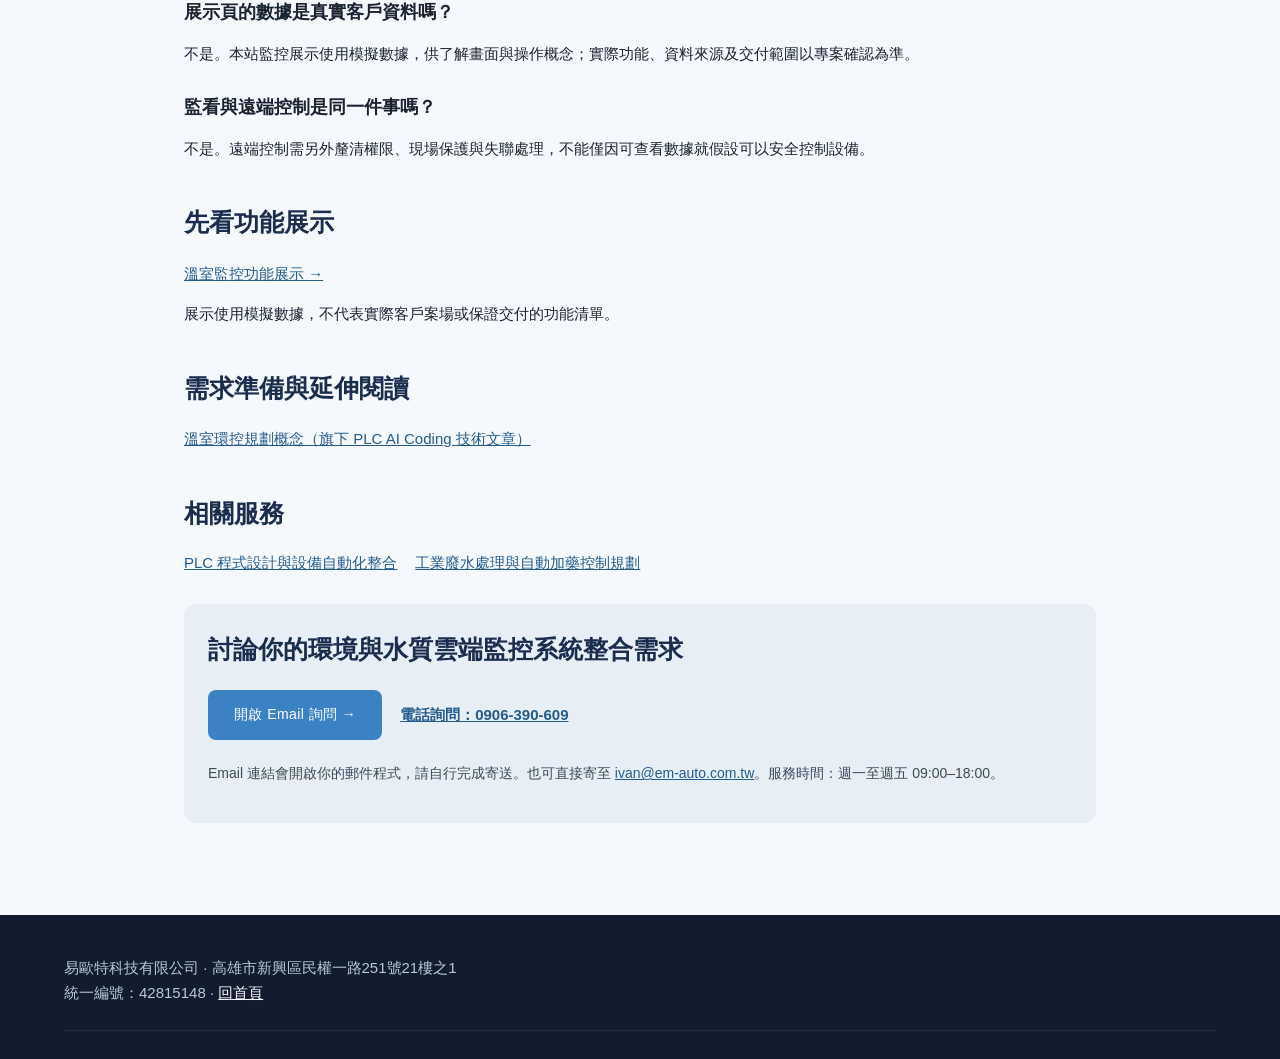
<file: environmental-monitoring.html>
<!DOCTYPE html><html lang="zh-Hant"><head><meta charset="UTF-8"><meta name="viewport" content="width=device-width,initial-scale=1"><title>環境與水質雲端監控系統整合｜易歐特科技</title><meta name="description" content="易歐特科技提供環境與水質監控整合規劃，串接感測器、PLC 與雲端儀表板。了解溫室、養殖及水處理場域的監測、告警與資料需求。"><link rel="canonical" href="https://em-auto.com.tw/environmental-monitoring.html"><link rel="stylesheet" href="/services.css"><meta property="og:type" content="website"><meta property="og:title" content="環境與水質雲端監控系統整合"><meta property="og:description" content="易歐特科技提供環境與水質監控整合規劃，串接感測器、PLC 與雲端儀表板。了解溫室、養殖及水處理場域的監測、告警與資料需求。"><meta property="og:url" content="https://em-auto.com.tw/environmental-monitoring.html"><meta property="og:locale" content="zh_TW"><script type="application/ld+json">{"@context":"https://schema.org","@graph":[{"@type":"Organization","@id":"https://em-auto.com.tw/#organization","name":"易歐特科技有限公司","url":"https://em-auto.com.tw/","email":"ivan@em-auto.com.tw","telephone":"+886906390609"},{"@type":"Service","name":"環境與水質雲端監控系統整合","description":"易歐特科技提供環境與水質監控整合規劃，串接感測器、PLC 與雲端儀表板。了解溫室、養殖及水處理場域的監測、告警與資料需求。","url":"https://em-auto.com.tw/environmental-monitoring.html","provider":{"@id":"https://em-auto.com.tw/#organization"},"areaServed":{"@type":"Country","name":"台灣"}},{"@type":"BreadcrumbList","itemListElement":[{"@type":"ListItem","position":1,"name":"首頁","item":"https://em-auto.com.tw/"},{"@type":"ListItem","position":2,"name":"環境與水質雲端監控系統整合","item":"https://em-auto.com.tw/environmental-monitoring.html"}]}]}</script></head><body>
<nav class="detail-nav" aria-label="主要導覽"><a href="/">易歐特科技</a><div class="nav-links"><a href="/#services">服務項目</a><a href="/#demos">功能展示</a><a href="#contact">聯絡我們</a></div></nav>
<main class="service-detail"><p><a href="/">首頁</a> / 環境與水質雲端監控系統整合</p><h1>環境與水質雲端監控系統整合</h1><p class="intro">把分散在現場的量測數據整理成可查看的狀態與歷史資料。依溫室、養殖或水處理場域，評估感測器、PLC、網路與雲端介面，建立符合操作需求的監控方式。</p><p>公司位於高雄，服務台灣全區；現場評估與執行方式依專案需求確認。</p><div class="contact-actions"><a class="hero-cta" href="mailto:ivan@em-auto.com.tw?subject=%E7%92%B0%E5%A2%83%E8%88%87%E6%B0%B4%E8%B3%AA%E9%9B%B2%E7%AB%AF%E7%9B%A3%E6%8E%A7%E7%B3%BB%E7%B5%B1%E6%95%B4%E5%90%88%E9%9C%80%E6%B1%82%E8%A9%A2%E5%95%8F">開啟 Email 詢問 →</a><a class="phone-link" href="tel:+886906390609">電話詢問：0906-390-609</a></div><p class="contact-note">Email 連結會開啟你的郵件程式，請自行完成寄送。也可直接寄至 <a href="mailto:ivan@em-auto.com.tw">ivan@em-auto.com.tw</a>。服務時間：週一至週五 09:00–18:00。</p>
<h2>適合先討論的需求</h2><ul><li>需要遠端查看不同場域的環境或水質狀態。</li><li>希望保留歷史趨勢，協助追查異常或安排維護。</li><li>需要明確的告警通知、處理分工與離線狀態顯示。</li></ul><h2>服務評估範圍</h2><ul><li>量測與資料整合：依場域選擇監測項目，確認量測範圍、校正與介面。</li><li>儀表板與歷史資料：釐清站點、趨勢、查詢與匯出需求。</li><li>告警與操作權限：確認通知對象、異常門檻、網路中斷處理及是否需要控制功能。</li></ul>
<div class="panel"><h2 style="margin-top:0">詢問前可以準備哪些資料？</h2><ul><li>場域用途、站點數量及希望監測的項目。</li><li>現有感測器與 PLC 型號、通訊介面。</li><li>網路可用性、供電條件與查看資料的人員。</li><li>資料保存期間、告警對象及是否包含遠端控制。</li></ul></div>
<h2>從需求到交付，先確認這四件事</h2><ol><li><strong>需求釐清：</strong>整理目標、現況、限制與必要的現場資料。</li><li><strong>範圍確認：</strong>確認設備與軟體介面、工作分工、時程、交付文件與報價。</li><li><strong>設計與整合：</strong>按確認範圍進行設計，安排必要的審查與測試。</li><li><strong>驗收與交接：</strong>依約定條件記錄測試結果，確認操作、文件與後續維護事項。</li></ol>
<h2>常見問題</h2><h3>可以沿用現有感測器嗎？</h3><p>需確認型號、訊號或通訊介面、量測範圍與設備狀態，才能評估接入方式。</p><h3>展示頁的數據是真實客戶資料嗎？</h3><p>不是。本站監控展示使用模擬數據，供了解畫面與操作概念；實際功能、資料來源及交付範圍以專案確認為準。</p><h3>監看與遠端控制是同一件事嗎？</h3><p>不是。遠端控制需另外釐清權限、現場保護與失聯處理，不能僅因可查看數據就假設可以安全控制設備。</p>
<h2>先看功能展示</h2><p><a href="/monitor.html">溫室監控功能展示 →</a></p><p>展示使用模擬數據，不代表實際客戶案場或保證交付的功能清單。</p>
<h2>需求準備與延伸閱讀</h2><p><a href="https://www.plcaicoding.com/blog/greenhouse-control.html">溫室環控規劃概念（旗下 PLC AI Coding 技術文章）</a></p>
<h2>相關服務</h2><div class="service-links"><a href="/plc-automation.html">PLC 程式設計與設備自動化整合</a><a href="/wastewater-treatment.html">工業廢水處理與自動加藥控制規劃</a></div>
<div class="panel" id="contact"><h2 style="margin-top:0">討論你的環境與水質雲端監控系統整合需求</h2><div class="contact-actions"><a class="hero-cta" href="mailto:ivan@em-auto.com.tw?subject=%E7%92%B0%E5%A2%83%E8%88%87%E6%B0%B4%E8%B3%AA%E9%9B%B2%E7%AB%AF%E7%9B%A3%E6%8E%A7%E7%B3%BB%E7%B5%B1%E6%95%B4%E5%90%88%E9%9C%80%E6%B1%82%E8%A9%A2%E5%95%8F">開啟 Email 詢問 →</a><a class="phone-link" href="tel:+886906390609">電話詢問：0906-390-609</a></div><p class="contact-note">Email 連結會開啟你的郵件程式，請自行完成寄送。也可直接寄至 <a href="mailto:ivan@em-auto.com.tw">ivan@em-auto.com.tw</a>。服務時間：週一至週五 09:00–18:00。</p></div></main>
<footer><div class="footer-inner"><p>易歐特科技有限公司 · 高雄市新興區民權一路251號21樓之1<br>統一編號：42815148 · <a href="/">回首頁</a></p></div></footer></body></html>
</file>
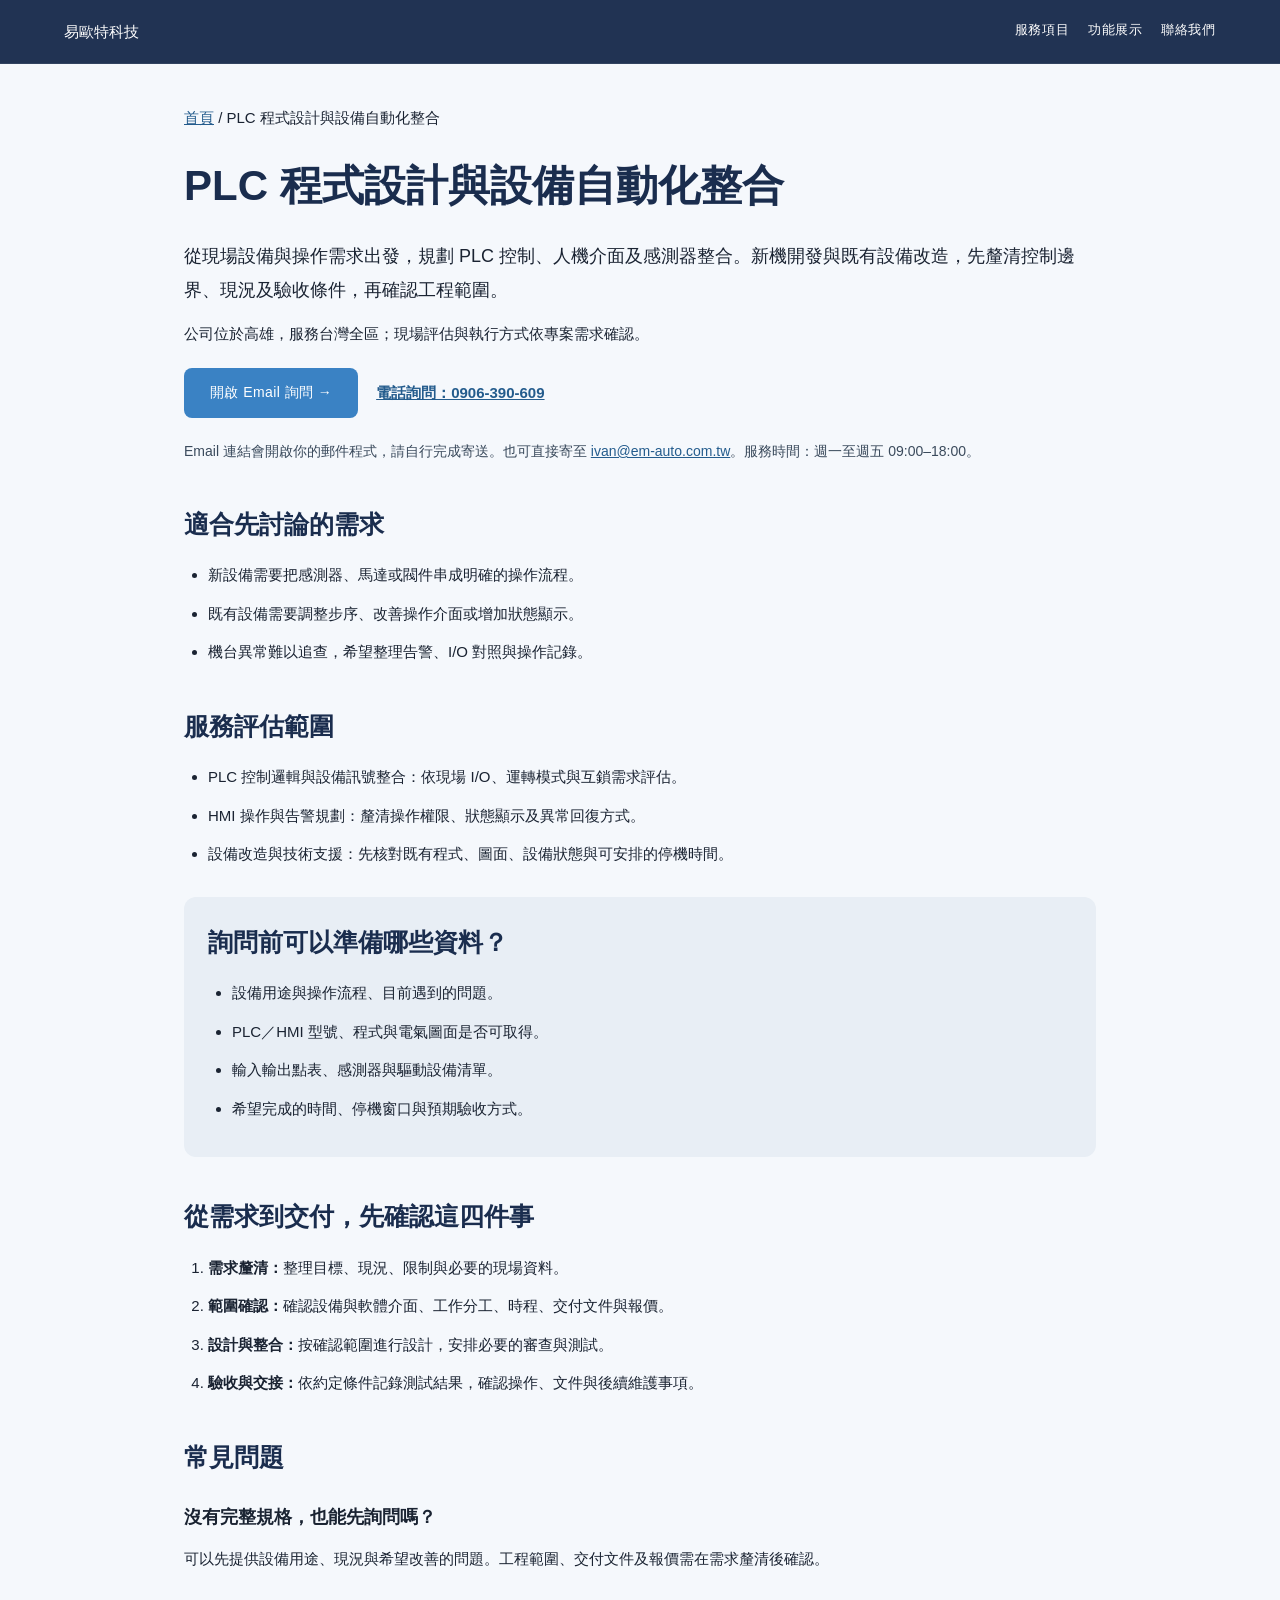
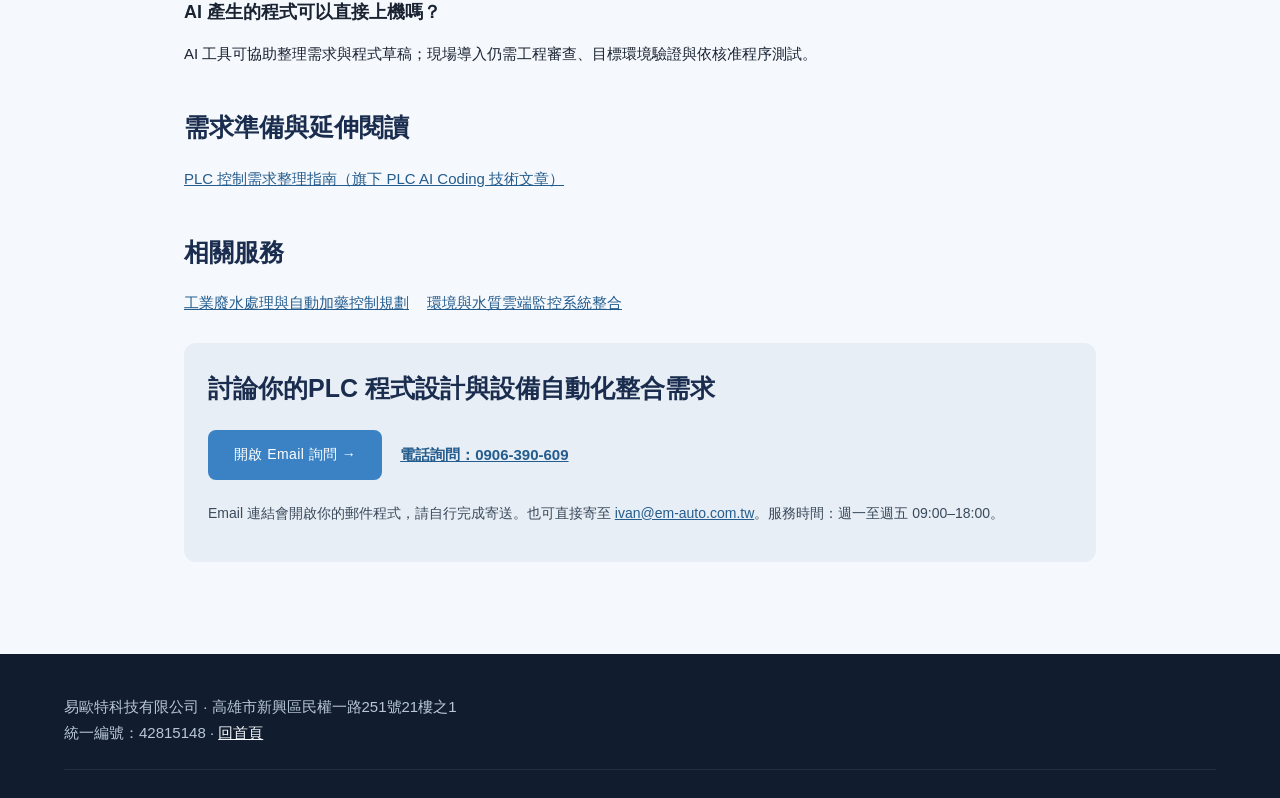
<file: plc-automation.html>
<!DOCTYPE html><html lang="zh-Hant"><head><meta charset="UTF-8"><meta name="viewport" content="width=device-width,initial-scale=1"><title>PLC 程式設計與設備自動化整合｜易歐特科技</title><meta name="description" content="易歐特科技提供 PLC 控制、HMI 人機介面與感測器整合規劃。了解新設備開發、既有設備改造的評估資料、專案流程與驗收重點，洽詢自動化工程需求。"><link rel="canonical" href="https://em-auto.com.tw/plc-automation.html"><link rel="stylesheet" href="/services.css"><meta property="og:type" content="website"><meta property="og:title" content="PLC 程式設計與設備自動化整合"><meta property="og:description" content="易歐特科技提供 PLC 控制、HMI 人機介面與感測器整合規劃。了解新設備開發、既有設備改造的評估資料、專案流程與驗收重點，洽詢自動化工程需求。"><meta property="og:url" content="https://em-auto.com.tw/plc-automation.html"><meta property="og:locale" content="zh_TW"><script type="application/ld+json">{"@context":"https://schema.org","@graph":[{"@type":"Organization","@id":"https://em-auto.com.tw/#organization","name":"易歐特科技有限公司","url":"https://em-auto.com.tw/","email":"ivan@em-auto.com.tw","telephone":"+886906390609"},{"@type":"Service","name":"PLC 程式設計與設備自動化整合","description":"易歐特科技提供 PLC 控制、HMI 人機介面與感測器整合規劃。了解新設備開發、既有設備改造的評估資料、專案流程與驗收重點，洽詢自動化工程需求。","url":"https://em-auto.com.tw/plc-automation.html","provider":{"@id":"https://em-auto.com.tw/#organization"},"areaServed":{"@type":"Country","name":"台灣"}},{"@type":"BreadcrumbList","itemListElement":[{"@type":"ListItem","position":1,"name":"首頁","item":"https://em-auto.com.tw/"},{"@type":"ListItem","position":2,"name":"PLC 程式設計與設備自動化整合","item":"https://em-auto.com.tw/plc-automation.html"}]}]}</script></head><body>
<nav class="detail-nav" aria-label="主要導覽"><a href="/">易歐特科技</a><div class="nav-links"><a href="/#services">服務項目</a><a href="/#demos">功能展示</a><a href="#contact">聯絡我們</a></div></nav>
<main class="service-detail"><p><a href="/">首頁</a> / PLC 程式設計與設備自動化整合</p><h1>PLC 程式設計與設備自動化整合</h1><p class="intro">從現場設備與操作需求出發，規劃 PLC 控制、人機介面及感測器整合。新機開發與既有設備改造，先釐清控制邊界、現況及驗收條件，再確認工程範圍。</p><p>公司位於高雄，服務台灣全區；現場評估與執行方式依專案需求確認。</p><div class="contact-actions"><a class="hero-cta" href="mailto:ivan@em-auto.com.tw?subject=PLC%20%E7%A8%8B%E5%BC%8F%E8%A8%AD%E8%A8%88%E8%88%87%E8%A8%AD%E5%82%99%E8%87%AA%E5%8B%95%E5%8C%96%E6%95%B4%E5%90%88%E9%9C%80%E6%B1%82%E8%A9%A2%E5%95%8F">開啟 Email 詢問 →</a><a class="phone-link" href="tel:+886906390609">電話詢問：0906-390-609</a></div><p class="contact-note">Email 連結會開啟你的郵件程式，請自行完成寄送。也可直接寄至 <a href="mailto:ivan@em-auto.com.tw">ivan@em-auto.com.tw</a>。服務時間：週一至週五 09:00–18:00。</p>
<h2>適合先討論的需求</h2><ul><li>新設備需要把感測器、馬達或閥件串成明確的操作流程。</li><li>既有設備需要調整步序、改善操作介面或增加狀態顯示。</li><li>機台異常難以追查，希望整理告警、I/O 對照與操作記錄。</li></ul><h2>服務評估範圍</h2><ul><li>PLC 控制邏輯與設備訊號整合：依現場 I/O、運轉模式與互鎖需求評估。</li><li>HMI 操作與告警規劃：釐清操作權限、狀態顯示及異常回復方式。</li><li>設備改造與技術支援：先核對既有程式、圖面、設備狀態與可安排的停機時間。</li></ul>
<div class="panel"><h2 style="margin-top:0">詢問前可以準備哪些資料？</h2><ul><li>設備用途與操作流程、目前遇到的問題。</li><li>PLC／HMI 型號、程式與電氣圖面是否可取得。</li><li>輸入輸出點表、感測器與驅動設備清單。</li><li>希望完成的時間、停機窗口與預期驗收方式。</li></ul></div>
<h2>從需求到交付，先確認這四件事</h2><ol><li><strong>需求釐清：</strong>整理目標、現況、限制與必要的現場資料。</li><li><strong>範圍確認：</strong>確認設備與軟體介面、工作分工、時程、交付文件與報價。</li><li><strong>設計與整合：</strong>按確認範圍進行設計，安排必要的審查與測試。</li><li><strong>驗收與交接：</strong>依約定條件記錄測試結果，確認操作、文件與後續維護事項。</li></ol>
<h2>常見問題</h2><h3>沒有完整規格，也能先詢問嗎？</h3><p>可以先提供設備用途、現況與希望改善的問題。工程範圍、交付文件及報價需在需求釐清後確認。</p><h3>AI 產生的程式可以直接上機嗎？</h3><p>AI 工具可協助整理需求與程式草稿；現場導入仍需工程審查、目標環境驗證與依核准程序測試。</p>

<h2>需求準備與延伸閱讀</h2><p><a href="https://www.plcaicoding.com/blog/plc-requirements-guide.html">PLC 控制需求整理指南（旗下 PLC AI Coding 技術文章）</a></p>
<h2>相關服務</h2><div class="service-links"><a href="/wastewater-treatment.html">工業廢水處理與自動加藥控制規劃</a><a href="/environmental-monitoring.html">環境與水質雲端監控系統整合</a></div>
<div class="panel" id="contact"><h2 style="margin-top:0">討論你的PLC 程式設計與設備自動化整合需求</h2><div class="contact-actions"><a class="hero-cta" href="mailto:ivan@em-auto.com.tw?subject=PLC%20%E7%A8%8B%E5%BC%8F%E8%A8%AD%E8%A8%88%E8%88%87%E8%A8%AD%E5%82%99%E8%87%AA%E5%8B%95%E5%8C%96%E6%95%B4%E5%90%88%E9%9C%80%E6%B1%82%E8%A9%A2%E5%95%8F">開啟 Email 詢問 →</a><a class="phone-link" href="tel:+886906390609">電話詢問：0906-390-609</a></div><p class="contact-note">Email 連結會開啟你的郵件程式，請自行完成寄送。也可直接寄至 <a href="mailto:ivan@em-auto.com.tw">ivan@em-auto.com.tw</a>。服務時間：週一至週五 09:00–18:00。</p></div></main>
<footer><div class="footer-inner"><p>易歐特科技有限公司 · 高雄市新興區民權一路251號21樓之1<br>統一編號：42815148 · <a href="/">回首頁</a></p></div></footer></body></html>
</file>
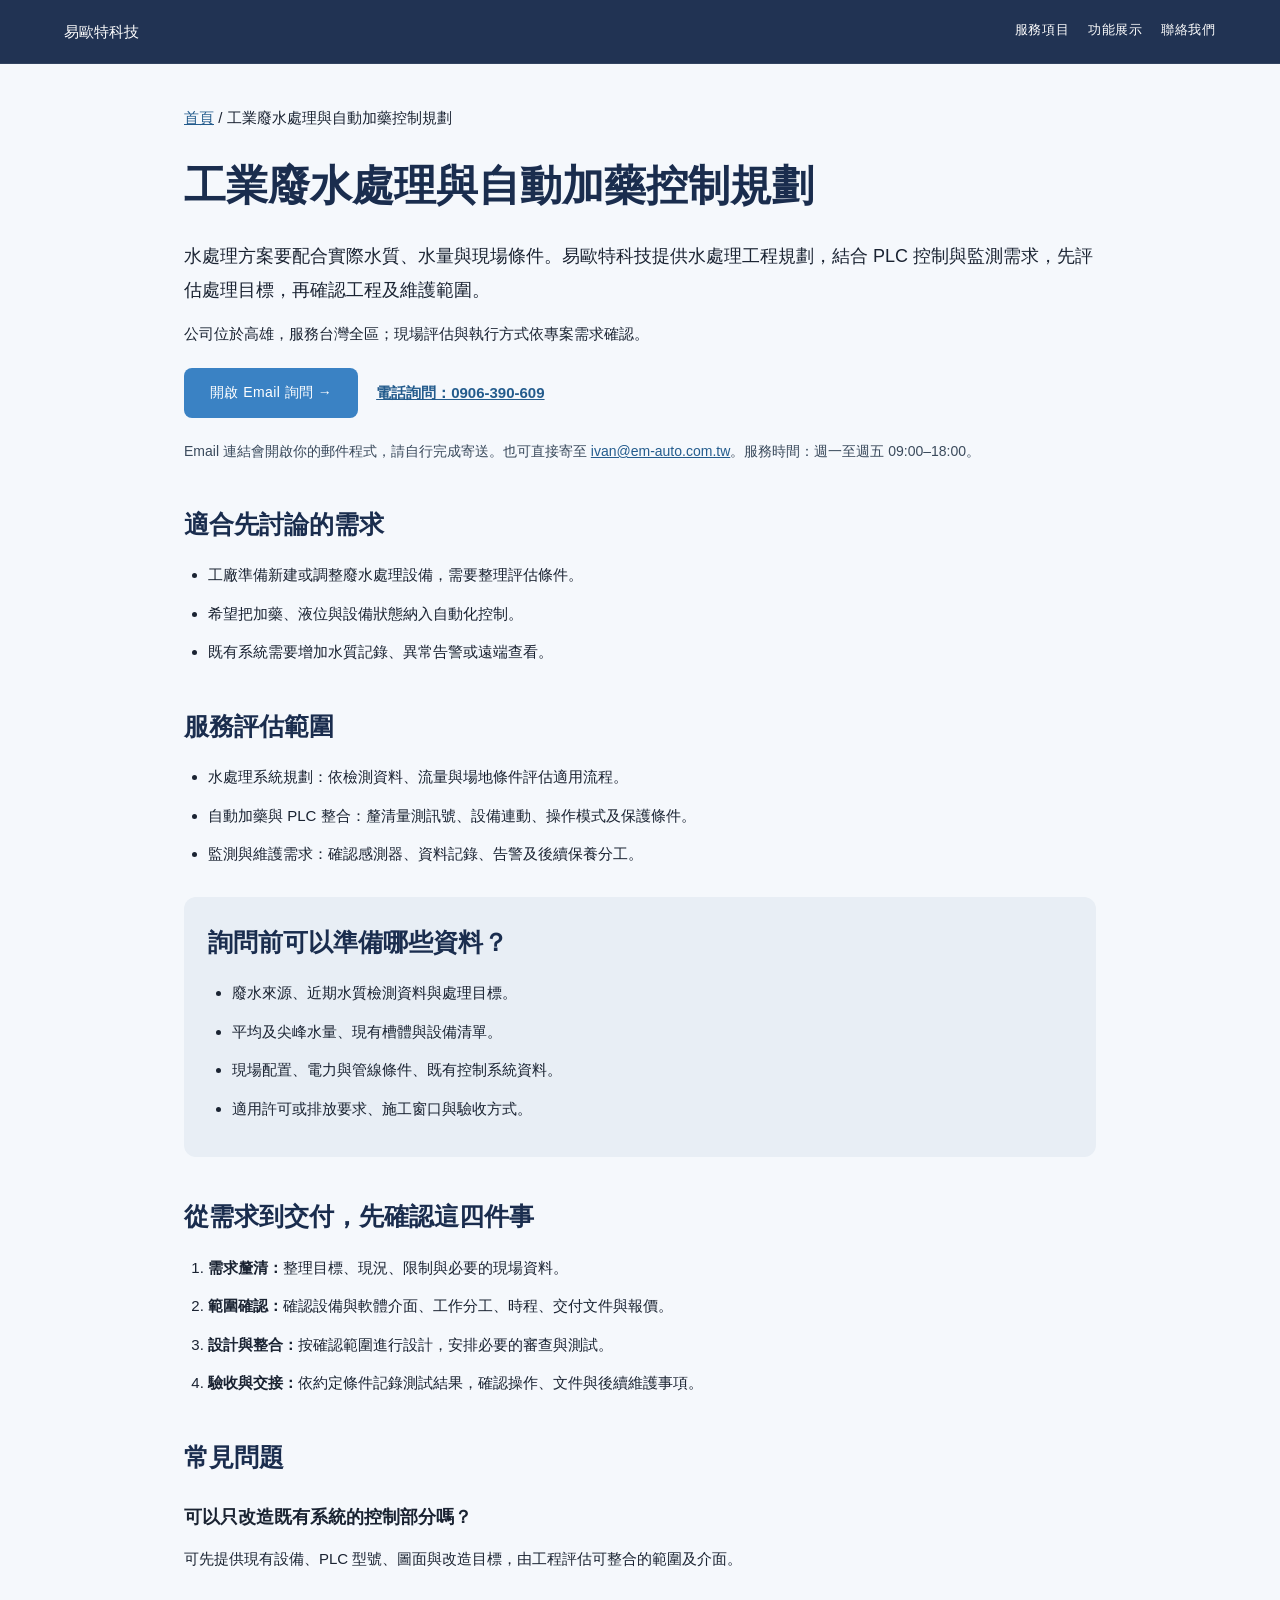
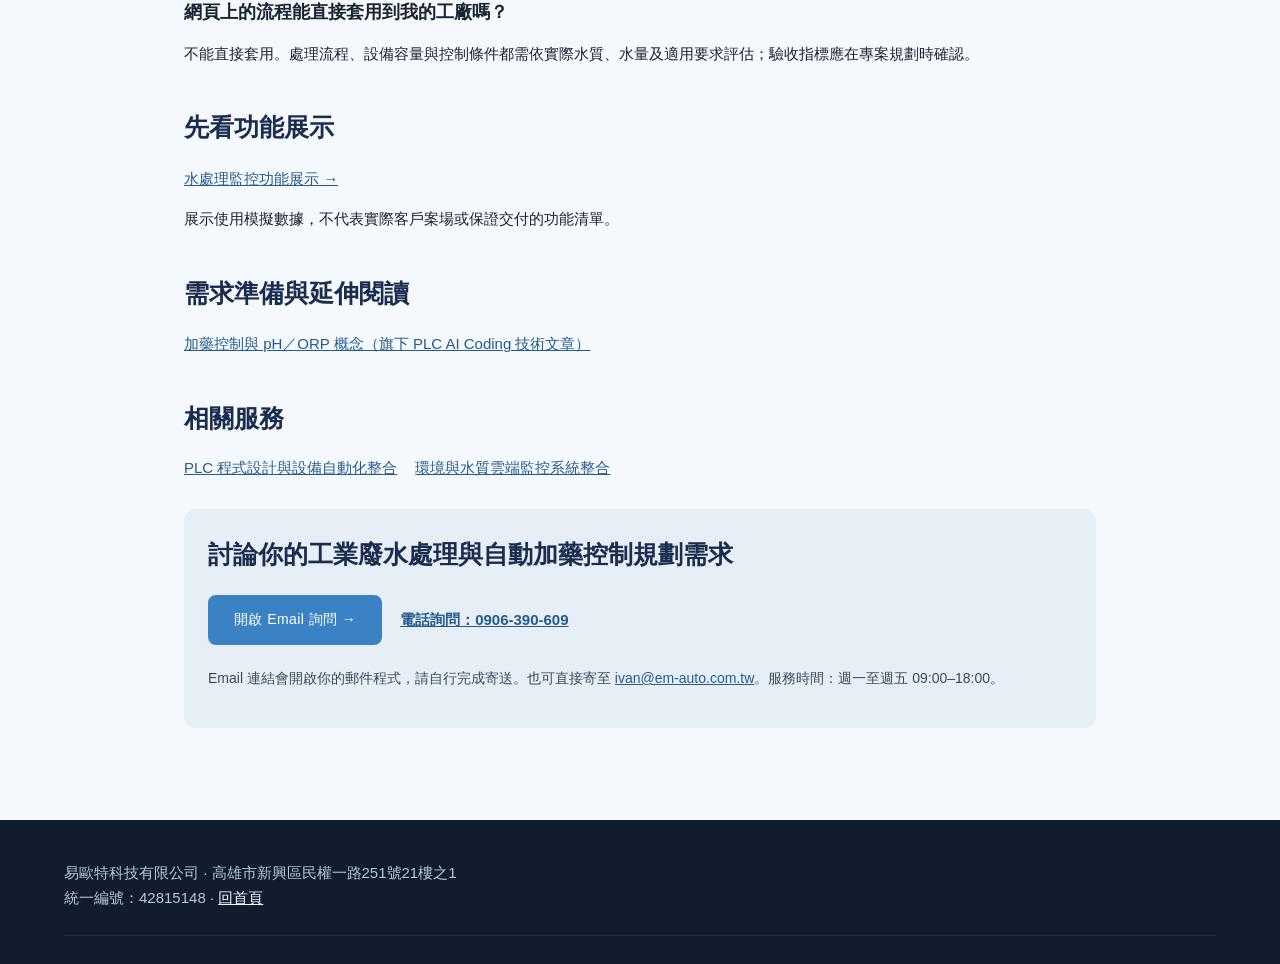
<file: wastewater-treatment.html>
<!DOCTYPE html><html lang="zh-Hant"><head><meta charset="UTF-8"><meta name="viewport" content="width=device-width,initial-scale=1"><title>工業廢水處理與自動加藥控制規劃｜易歐特科技</title><meta name="description" content="易歐特科技提供工業廢水處理工程與 PLC 自動加藥控制規劃。了解水質水量評估、既有設備整合、施工與驗收資料需求，洽詢水處理工程。"><link rel="canonical" href="https://em-auto.com.tw/wastewater-treatment.html"><link rel="stylesheet" href="/services.css"><meta property="og:type" content="website"><meta property="og:title" content="工業廢水處理與自動加藥控制規劃"><meta property="og:description" content="易歐特科技提供工業廢水處理工程與 PLC 自動加藥控制規劃。了解水質水量評估、既有設備整合、施工與驗收資料需求，洽詢水處理工程。"><meta property="og:url" content="https://em-auto.com.tw/wastewater-treatment.html"><meta property="og:locale" content="zh_TW"><script type="application/ld+json">{"@context":"https://schema.org","@graph":[{"@type":"Organization","@id":"https://em-auto.com.tw/#organization","name":"易歐特科技有限公司","url":"https://em-auto.com.tw/","email":"ivan@em-auto.com.tw","telephone":"+886906390609"},{"@type":"Service","name":"工業廢水處理與自動加藥控制規劃","description":"易歐特科技提供工業廢水處理工程與 PLC 自動加藥控制規劃。了解水質水量評估、既有設備整合、施工與驗收資料需求，洽詢水處理工程。","url":"https://em-auto.com.tw/wastewater-treatment.html","provider":{"@id":"https://em-auto.com.tw/#organization"},"areaServed":{"@type":"Country","name":"台灣"}},{"@type":"BreadcrumbList","itemListElement":[{"@type":"ListItem","position":1,"name":"首頁","item":"https://em-auto.com.tw/"},{"@type":"ListItem","position":2,"name":"工業廢水處理與自動加藥控制規劃","item":"https://em-auto.com.tw/wastewater-treatment.html"}]}]}</script></head><body>
<nav class="detail-nav" aria-label="主要導覽"><a href="/">易歐特科技</a><div class="nav-links"><a href="/#services">服務項目</a><a href="/#demos">功能展示</a><a href="#contact">聯絡我們</a></div></nav>
<main class="service-detail"><p><a href="/">首頁</a> / 工業廢水處理與自動加藥控制規劃</p><h1>工業廢水處理與自動加藥控制規劃</h1><p class="intro">水處理方案要配合實際水質、水量與現場條件。易歐特科技提供水處理工程規劃，結合 PLC 控制與監測需求，先評估處理目標，再確認工程及維護範圍。</p><p>公司位於高雄，服務台灣全區；現場評估與執行方式依專案需求確認。</p><div class="contact-actions"><a class="hero-cta" href="mailto:ivan@em-auto.com.tw?subject=%E5%B7%A5%E6%A5%AD%E5%BB%A2%E6%B0%B4%E8%99%95%E7%90%86%E8%88%87%E8%87%AA%E5%8B%95%E5%8A%A0%E8%97%A5%E6%8E%A7%E5%88%B6%E8%A6%8F%E5%8A%83%E9%9C%80%E6%B1%82%E8%A9%A2%E5%95%8F">開啟 Email 詢問 →</a><a class="phone-link" href="tel:+886906390609">電話詢問：0906-390-609</a></div><p class="contact-note">Email 連結會開啟你的郵件程式，請自行完成寄送。也可直接寄至 <a href="mailto:ivan@em-auto.com.tw">ivan@em-auto.com.tw</a>。服務時間：週一至週五 09:00–18:00。</p>
<h2>適合先討論的需求</h2><ul><li>工廠準備新建或調整廢水處理設備，需要整理評估條件。</li><li>希望把加藥、液位與設備狀態納入自動化控制。</li><li>既有系統需要增加水質記錄、異常告警或遠端查看。</li></ul><h2>服務評估範圍</h2><ul><li>水處理系統規劃：依檢測資料、流量與場地條件評估適用流程。</li><li>自動加藥與 PLC 整合：釐清量測訊號、設備連動、操作模式及保護條件。</li><li>監測與維護需求：確認感測器、資料記錄、告警及後續保養分工。</li></ul>
<div class="panel"><h2 style="margin-top:0">詢問前可以準備哪些資料？</h2><ul><li>廢水來源、近期水質檢測資料與處理目標。</li><li>平均及尖峰水量、現有槽體與設備清單。</li><li>現場配置、電力與管線條件、既有控制系統資料。</li><li>適用許可或排放要求、施工窗口與驗收方式。</li></ul></div>
<h2>從需求到交付，先確認這四件事</h2><ol><li><strong>需求釐清：</strong>整理目標、現況、限制與必要的現場資料。</li><li><strong>範圍確認：</strong>確認設備與軟體介面、工作分工、時程、交付文件與報價。</li><li><strong>設計與整合：</strong>按確認範圍進行設計，安排必要的審查與測試。</li><li><strong>驗收與交接：</strong>依約定條件記錄測試結果，確認操作、文件與後續維護事項。</li></ol>
<h2>常見問題</h2><h3>可以只改造既有系統的控制部分嗎？</h3><p>可先提供現有設備、PLC 型號、圖面與改造目標，由工程評估可整合的範圍及介面。</p><h3>網頁上的流程能直接套用到我的工廠嗎？</h3><p>不能直接套用。處理流程、設備容量與控制條件都需依實際水質、水量及適用要求評估；驗收指標應在專案規劃時確認。</p>
<h2>先看功能展示</h2><p><a href="/watertreatment.html">水處理監控功能展示 →</a></p><p>展示使用模擬數據，不代表實際客戶案場或保證交付的功能清單。</p>
<h2>需求準備與延伸閱讀</h2><p><a href="https://www.plcaicoding.com/blog/dosing-ph-orp-control.html">加藥控制與 pH／ORP 概念（旗下 PLC AI Coding 技術文章）</a></p>
<h2>相關服務</h2><div class="service-links"><a href="/plc-automation.html">PLC 程式設計與設備自動化整合</a><a href="/environmental-monitoring.html">環境與水質雲端監控系統整合</a></div>
<div class="panel" id="contact"><h2 style="margin-top:0">討論你的工業廢水處理與自動加藥控制規劃需求</h2><div class="contact-actions"><a class="hero-cta" href="mailto:ivan@em-auto.com.tw?subject=%E5%B7%A5%E6%A5%AD%E5%BB%A2%E6%B0%B4%E8%99%95%E7%90%86%E8%88%87%E8%87%AA%E5%8B%95%E5%8A%A0%E8%97%A5%E6%8E%A7%E5%88%B6%E8%A6%8F%E5%8A%83%E9%9C%80%E6%B1%82%E8%A9%A2%E5%95%8F">開啟 Email 詢問 →</a><a class="phone-link" href="tel:+886906390609">電話詢問：0906-390-609</a></div><p class="contact-note">Email 連結會開啟你的郵件程式，請自行完成寄送。也可直接寄至 <a href="mailto:ivan@em-auto.com.tw">ivan@em-auto.com.tw</a>。服務時間：週一至週五 09:00–18:00。</p></div></main>
<footer><div class="footer-inner"><p>易歐特科技有限公司 · 高雄市新興區民權一路251號21樓之1<br>統一編號：42815148 · <a href="/">回首頁</a></p></div></footer></body></html>
</file>
<file: services.css>
*, *::before, *::after { box-sizing: border-box; margin: 0; padding: 0; }
  :root {
    --navy: #1a2d4e; --navy-mid: #243d66; --navy-light: #2e4f82;
    --silver: #8fa3bc; --ice: #e8eef5; --white: #f5f8fc;
    --accent: #3a82c4; --accent-light: #5a9fd4;
    --text-dark: #1a2332; --text-mid: #3a4a5c; --text-muted: #7a8fa8;
  }
  html { scroll-behavior: smooth; }
  body { font-family: 'Noto Sans TC', sans-serif; background: var(--white); color: var(--text-dark); font-size: 15px; line-height: 1.7; }

  nav {
    position: fixed; top: 0; left: 0; right: 0; z-index: 100;
    background: rgba(26,45,78,0.97); backdrop-filter: blur(8px);
    border-bottom: 1px solid rgba(255,255,255,0.08);
    padding: 0 5%; display: flex; align-items: center; justify-content: space-between; height: 64px;
  }
  .nav-logo { display: flex; align-items: center; gap: 12px; }
  .logo-text { color: white; font-size: 13px; font-weight: 400; line-height: 1.3; }
  .logo-text strong { display: block; font-size: 11px; color: var(--silver); font-weight: 300; margin-top: 2px; }
  .nav-links { display: flex; gap: 28px; align-items: center; }
  .nav-links a { color: rgba(255,255,255,0.75); font-size: 13px; letter-spacing: 0.06em; text-decoration: none; transition: color 0.2s; padding-bottom: 2px; border-bottom: 1px solid transparent; }
  .nav-links a:hover { color: white; border-color: var(--accent-light); }
  .nav-links a.nav-cta { background: var(--accent); color: white; border-radius: 5px; padding: 6px 14px; border: none; }
  .nav-links a.nav-cta:hover { background: var(--accent-light); }

  .hero { min-height: 100vh; background: linear-gradient(160deg, var(--navy) 0%, var(--navy-mid) 45%, #1e3a5e 100%); display: flex; align-items: center; padding: 100px 5% 80px; position: relative; overflow: hidden; }
  .hero::before { content: ''; position: absolute; inset: 0; background-image: radial-gradient(circle at 20% 50%, rgba(58,130,196,0.12) 0%, transparent 50%), radial-gradient(circle at 80% 20%, rgba(58,130,196,0.08) 0%, transparent 40%); pointer-events: none; }
  .hero-grid { position: absolute; inset: 0; pointer-events: none; background-image: linear-gradient(rgba(255,255,255,0.025) 1px, transparent 1px), linear-gradient(90deg, rgba(255,255,255,0.025) 1px, transparent 1px); background-size: 60px 60px; }
  .hero-inner { max-width: 700px; position: relative; z-index: 1; }
  .hero-badge { display: inline-flex; align-items: center; gap: 8px; background: rgba(58,130,196,0.2); border: 1px solid rgba(58,130,196,0.35); border-radius: 20px; padding: 5px 14px; font-size: 12px; letter-spacing: 0.1em; color: var(--accent-light); margin-bottom: 28px; }
  .hero-badge::before { content: ''; width: 6px; height: 6px; border-radius: 50%; background: var(--accent-light); display: inline-block; }
  .hero h1 { font-family: 'Noto Serif TC', serif; font-size: clamp(28px, 5vw, 52px); font-weight: 600; color: white; line-height: 1.3; letter-spacing: 0.02em; margin-bottom: 12px; }
  .hero h1 em { font-style: normal; color: var(--accent-light); }
  .hero-en { font-size: 13px; color: var(--silver); letter-spacing: 0.15em; text-transform: uppercase; margin-bottom: 28px; font-weight: 300; }
  .hero-divider { width: 40px; height: 2px; background: var(--accent); margin-bottom: 28px; }
  .hero-desc { font-size: 16px; color: rgba(255,255,255,0.7); line-height: 1.8; max-width: 500px; margin-bottom: 44px; }
  .hero-tags { display: flex; gap: 10px; flex-wrap: wrap; margin-bottom: 32px; }
  .tag { border: 1px solid rgba(255,255,255,0.2); border-radius: 4px; padding: 6px 14px; font-size: 12px; color: rgba(255,255,255,0.65); letter-spacing: 0.05em; }
  .hero-cta { display: inline-flex; align-items: center; gap: 8px; background: var(--accent); color: white; text-decoration: none; border-radius: 8px; padding: 13px 26px; font-size: 14px; letter-spacing: 0.03em; transition: background 0.2s, transform 0.2s; }
  .hero-cta:hover { background: var(--accent-light); transform: translateY(-2px); }
  .hero-scroll { position: absolute; bottom: 36px; left: 50%; transform: translateX(-50%); display: flex; flex-direction: column; align-items: center; gap: 8px; color: rgba(255,255,255,0.35); font-size: 11px; letter-spacing: 0.15em; }
  .scroll-line { width: 1px; height: 36px; background: rgba(255,255,255,0.2); animation: scrollPulse 2s ease-in-out infinite; }
  @keyframes scrollPulse { 0%, 100% { opacity: 0.2; } 50% { opacity: 0.6; } }

  section { padding: 90px 5%; }
  .section-label { font-size: 11px; letter-spacing: 0.18em; text-transform: uppercase; color: var(--accent); font-weight: 500; margin-bottom: 14px; display: flex; align-items: center; gap: 10px; }
  .section-label::after { content: ''; flex: 1; max-width: 40px; height: 1px; background: var(--accent); display: inline-block; }
  .section-title { font-family: 'Noto Serif TC', serif; font-size: clamp(22px, 3vw, 34px); font-weight: 600; color: var(--navy); line-height: 1.4; margin-bottom: 16px; }
  .section-sub { font-size: 15px; color: var(--text-muted); max-width: 480px; line-height: 1.8; }

  .about { background: white; }
  .about-layout { display: grid; grid-template-columns: 1fr 1fr; gap: 80px; align-items: center; margin-top: 56px; }
  .about-text p { color: var(--text-mid); line-height: 1.9; margin-bottom: 16px; font-size: 15px; }
  .about-stats { display: grid; grid-template-columns: 1fr 1fr; gap: 1px; background: var(--ice); border: 1px solid var(--ice); border-radius: 12px; overflow: hidden; }
  .stat-cell { background: white; padding: 28px 24px; text-align: center; }
  .stat-num { font-family: 'Noto Serif TC', serif; font-size: 36px; font-weight: 600; color: var(--navy); line-height: 1; margin-bottom: 6px; }
  .stat-num span { font-size: 18px; color: var(--accent); }
  .stat-label { font-size: 12px; color: var(--text-muted); letter-spacing: 0.05em; }

  .services { background: var(--white); }
  .services-grid { display: grid; grid-template-columns: repeat(auto-fit, minmax(260px, 1fr)); gap: 24px; margin-top: 56px; }
  .service-card { background: white; border: 1px solid rgba(26,45,78,0.08); border-radius: 12px; padding: 36px 28px; transition: transform 0.2s, box-shadow 0.2s, border-color 0.2s; position: relative; overflow: hidden; }
  .service-card::before { content: ''; position: absolute; top: 0; left: 0; right: 0; height: 3px; background: var(--accent); transform: scaleX(0); transform-origin: left; transition: transform 0.3s; }
  .service-card:hover { transform: translateY(-4px); border-color: rgba(58,130,196,0.2); box-shadow: 0 12px 40px rgba(26,45,78,0.08); }
  .service-card:hover::before { transform: scaleX(1); }
  .service-icon { width: 48px; height: 48px; border-radius: 10px; background: var(--ice); display: flex; align-items: center; justify-content: center; margin-bottom: 20px; }
  .service-icon svg { width: 22px; height: 22px; stroke: var(--navy-light); fill: none; stroke-width: 1.5; }
  .service-card h3 { font-size: 16px; font-weight: 500; color: var(--navy); margin-bottom: 10px; }
  .service-card p { font-size: 13px; color: var(--text-muted); line-height: 1.75; }
  .service-card .card-link { display: inline-flex; align-items: center; gap: 5px; margin-top: 16px; color: var(--accent); font-size: 13px; font-weight: 500; text-decoration: none; }
  .service-card .card-link:hover { text-decoration: underline; }
  .service-card.featured { border-color: rgba(58,130,196,0.35); background: linear-gradient(180deg, #fbfdff 0%, white 100%); }
  .service-card.featured::before { transform: scaleX(1); }
  .badge-new { display: inline-block; background: var(--accent); color: white; font-size: 10px; letter-spacing: 0.08em; border-radius: 3px; padding: 2px 7px; margin-left: 8px; vertical-align: middle; }

  .projects { background: white; }
  .projects-grid { display: grid; grid-template-columns: repeat(auto-fit, minmax(320px, 1fr)); gap: 28px; margin-top: 56px; }
  .project-card { border: 1px solid rgba(26,45,78,0.08); border-radius: 14px; overflow: hidden; transition: transform 0.2s, box-shadow 0.2s; background: white; }
  .project-card:hover { transform: translateY(-4px); box-shadow: 0 16px 48px rgba(26,45,78,0.1); }
  .project-header { padding: 28px 28px 20px; background: linear-gradient(135deg, var(--navy) 0%, var(--navy-light) 100%); position: relative; overflow: hidden; }
  .project-header::after { content: ''; position: absolute; right: -20px; top: -20px; width: 100px; height: 100px; border-radius: 50%; background: rgba(255,255,255,0.04); }
  .project-tag { display: inline-block; background: rgba(58,130,196,0.3); border: 1px solid rgba(58,130,196,0.5); border-radius: 4px; padding: 3px 10px; font-size: 11px; color: var(--accent-light); letter-spacing: 0.08em; margin-bottom: 14px; }
  .project-header h3 { font-size: 18px; font-weight: 500; color: white; line-height: 1.4; margin-bottom: 8px; font-family: 'Noto Serif TC', serif; }
  .project-header p { font-size: 12px; color: rgba(255,255,255,0.55); letter-spacing: 0.05em; }
  .project-body { padding: 24px 28px; }
  .project-desc { font-size: 13px; color: var(--text-mid); line-height: 1.8; margin-bottom: 20px; }
  .project-specs { display: flex; flex-direction: column; gap: 10px; }
  .spec-row { display: flex; align-items: flex-start; gap: 10px; }
  .spec-dot { width: 6px; height: 6px; min-width: 6px; border-radius: 50%; background: var(--accent); margin-top: 7px; }
  .spec-text { font-size: 13px; color: var(--text-mid); line-height: 1.6; }
  .spec-text strong { color: var(--navy); font-weight: 500; }
  .project-footer { padding: 14px 28px; border-top: 1px solid var(--ice); display: flex; align-items: center; gap: 8px; }
  .project-footer-icon { width: 18px; height: 18px; display: flex; align-items: center; }
  .project-footer-icon svg { width: 14px; height: 14px; stroke: var(--accent); fill: none; stroke-width: 1.5; }
  .project-result { font-size: 12px; color: var(--accent); font-weight: 500; letter-spacing: 0.04em; }

  .contact { background: var(--navy); }
  .contact .section-label { color: var(--accent-light); }
  .contact .section-label::after { background: var(--accent-light); }
  .contact .section-title { color: white; }
  .contact .section-sub { color: rgba(255,255,255,0.5); }
  .contact-layout { display: grid; grid-template-columns: 1fr 1fr; gap: 80px; margin-top: 56px; align-items: start; }
  .contact-info { display: flex; flex-direction: column; gap: 20px; }
  .contact-item { display: flex; align-items: flex-start; gap: 14px; padding: 20px; border: 1px solid rgba(255,255,255,0.08); border-radius: 10px; background: rgba(255,255,255,0.04); }
  .contact-icon { width: 38px; height: 38px; min-width: 38px; border-radius: 8px; background: rgba(58,130,196,0.2); display: flex; align-items: center; justify-content: center; }
  .contact-icon svg { width: 16px; height: 16px; stroke: var(--accent-light); fill: none; stroke-width: 1.5; }
  .contact-item-label { font-size: 11px; color: var(--silver); letter-spacing: 0.08em; text-transform: uppercase; margin-bottom: 4px; }
  .contact-item-value { font-size: 14px; color: white; }
  .contact-item-value a { color: var(--accent-light); text-decoration: none; }
  .contact-form { display: flex; flex-direction: column; gap: 14px; }
  .form-row { display: grid; grid-template-columns: 1fr 1fr; gap: 14px; }
  .form-field { display: flex; flex-direction: column; gap: 6px; }
  .form-field label { font-size: 11px; color: rgba(255,255,255,0.5); letter-spacing: 0.08em; text-transform: uppercase; }
  .form-field input, .form-field textarea { background: rgba(255,255,255,0.06); border: 1px solid rgba(255,255,255,0.12); border-radius: 8px; padding: 10px 14px; color: white; font-size: 14px; font-family: 'Noto Sans TC', sans-serif; outline: none; transition: border-color 0.2s; }
  .form-field input:focus, .form-field textarea:focus { border-color: rgba(58,130,196,0.6); }
  .form-field textarea { resize: vertical; min-height: 100px; }
  .btn-submit { background: var(--accent); border: none; border-radius: 8px; padding: 12px 28px; color: white; font-size: 14px; font-family: 'Noto Sans TC', sans-serif; cursor: pointer; transition: background 0.2s; align-self: flex-start; letter-spacing: 0.05em; }
  .btn-submit:hover { background: var(--accent-light); }

  footer { background: #111d2e; padding: 40px 5% 28px; }
  .footer-inner { display: flex; justify-content: space-between; align-items: flex-start; flex-wrap: wrap; gap: 28px; padding-bottom: 24px; border-bottom: 1px solid rgba(255,255,255,0.08); }
  .footer-col h4 { color: white; font-size: 13px; font-weight: 500; margin-bottom: 12px; letter-spacing: 0.05em; }
  .footer-col p, .footer-col a { font-size: 12px; color: rgba(255,255,255,0.45); line-height: 1.9; text-decoration: none; display: block; }
  .footer-col a:hover { color: var(--accent-light); }
  .footer-col a.highlight { color: var(--accent-light); font-weight: 500; }
  .footer-bottom { padding-top: 20px; text-align: center; }
  .footer-bottom p { font-size: 12px; color: rgba(255,255,255,0.3); letter-spacing: 0.04em; }

  @media (max-width: 768px) {
    .nav-links { display: none; }
    .about-layout, .contact-layout { grid-template-columns: 1fr; gap: 40px; }
    .form-row { grid-template-columns: 1fr; }
    .projects-grid { grid-template-columns: 1fr; }
  }

section[id]{scroll-margin-top:80px}.contact-actions{display:flex;gap:18px;align-items:center;flex-wrap:wrap;margin:20px 0}.phone-link{font-weight:600;color:#243d66}.contact-note{line-height:1.9;color:#3a4a5c;font-size:14px}.contact-note a,.service-detail a{overflow-wrap:anywhere}.service-card .card-link{display:inline-block;margin-top:18px;color:#245c8d}.service-detail{max-width:960px;margin:auto;padding:105px 24px 64px}.service-detail h1{font-size:clamp(28px,4vw,42px);line-height:1.4;color:#1a2d4e;margin:24px 0}.service-detail h2{font-size:25px;color:#1a2d4e;margin:38px 0 16px}.service-detail h3{font-size:18px;margin:24px 0 8px}.service-detail p{margin:12px 0;line-height:1.9}.service-detail ul,.service-detail ol{padding-left:24px;line-height:1.9}.service-detail li{margin:10px 0}.service-detail .intro{font-size:18px}.service-detail .panel{background:#e8eef5;border-radius:12px;padding:24px;margin:28px 0}.service-detail a{color:#245c8d}.service-detail a.hero-cta{color:white}.service-links{display:flex;gap:18px;flex-wrap:wrap}.detail-nav{position:sticky;height:auto;min-height:64px;gap:14px;flex-wrap:wrap;padding:16px 5%}.detail-nav a{color:white;text-decoration:none}.detail-nav .nav-links{gap:18px}.service-detail{padding-top:28px}.demo-label{font-size:14px!important;color:#245c8d!important;background:#e8eef5;padding:12px 28px!important}.contact-form h3{margin-bottom:12px}@media(max-width:768px){.detail-nav .nav-links{display:flex;flex-wrap:wrap}.contact-actions{align-items:flex-start;flex-direction:column}.service-detail{padding:24px 18px 48px}}

footer .footer-inner p{color:#b7c7d9}footer .footer-inner a{color:#f5f8fc}.panel[id]{scroll-margin-top:80px}
</file>
